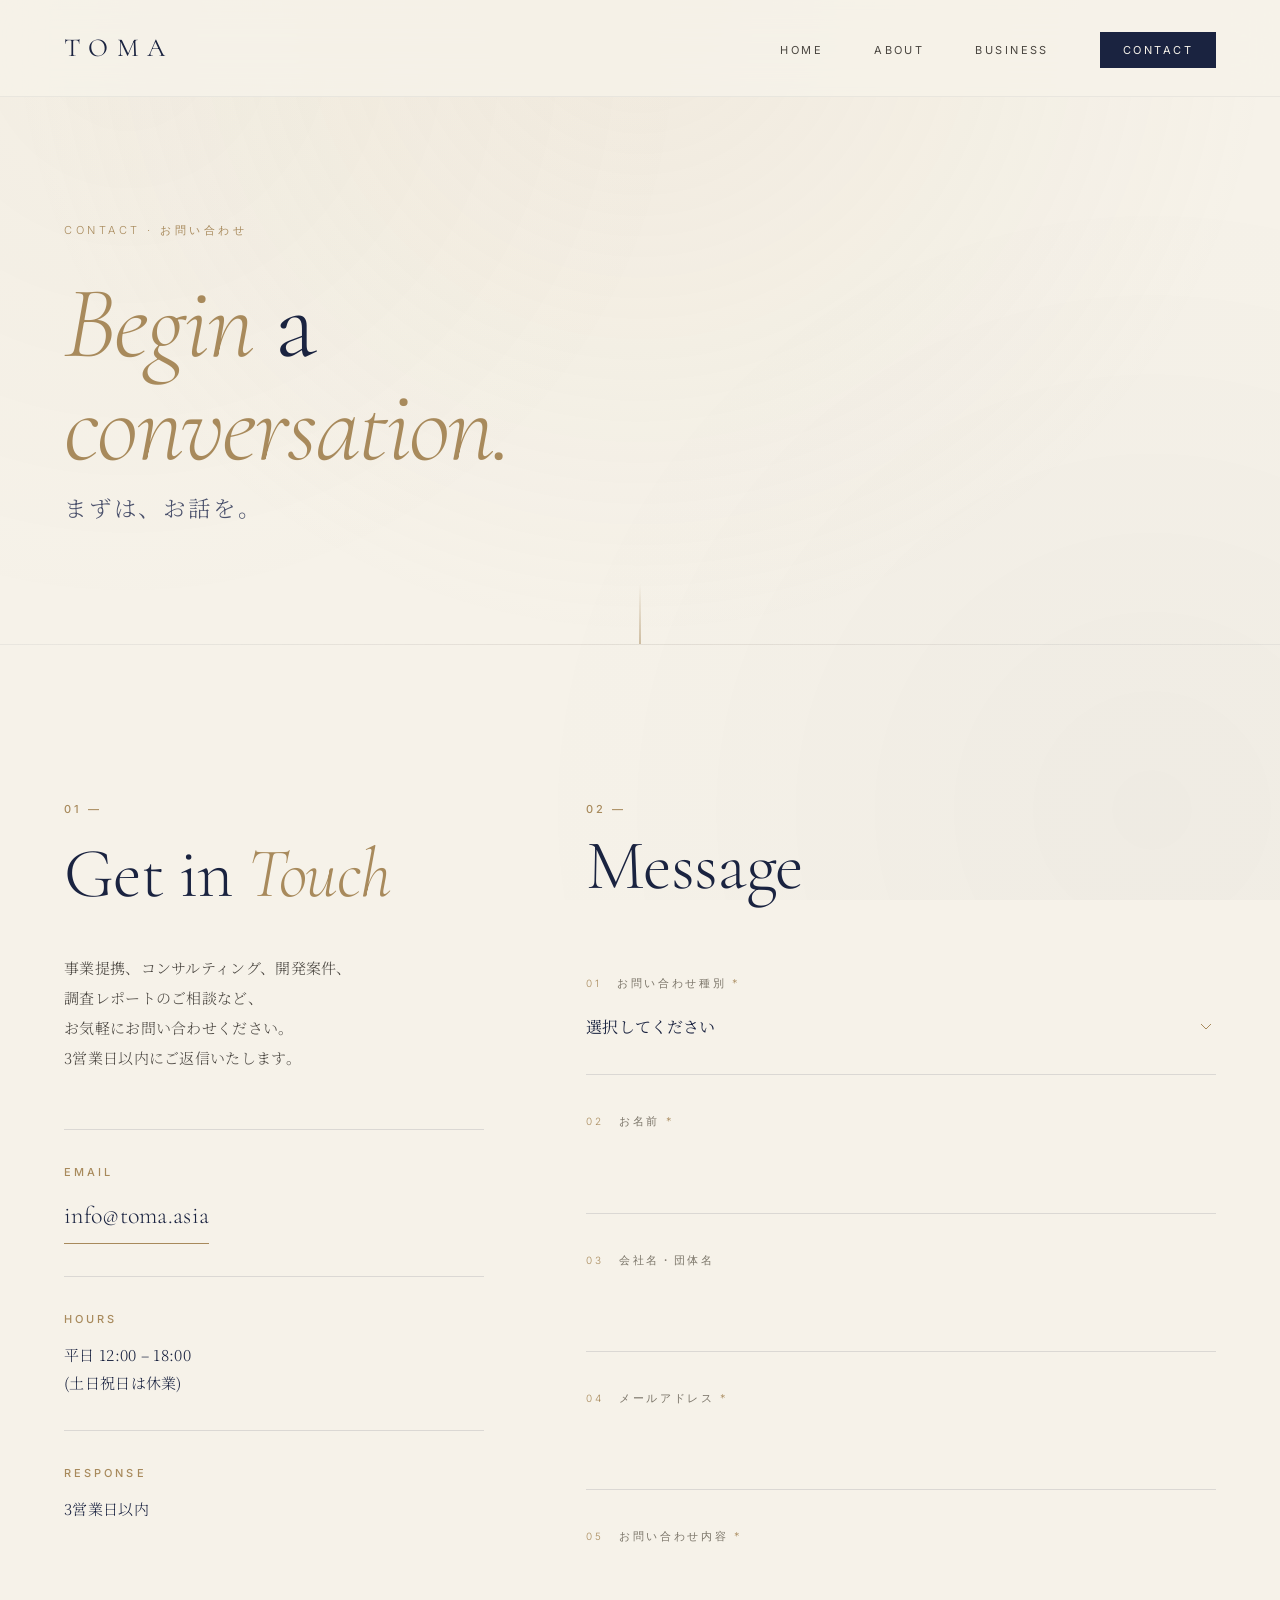
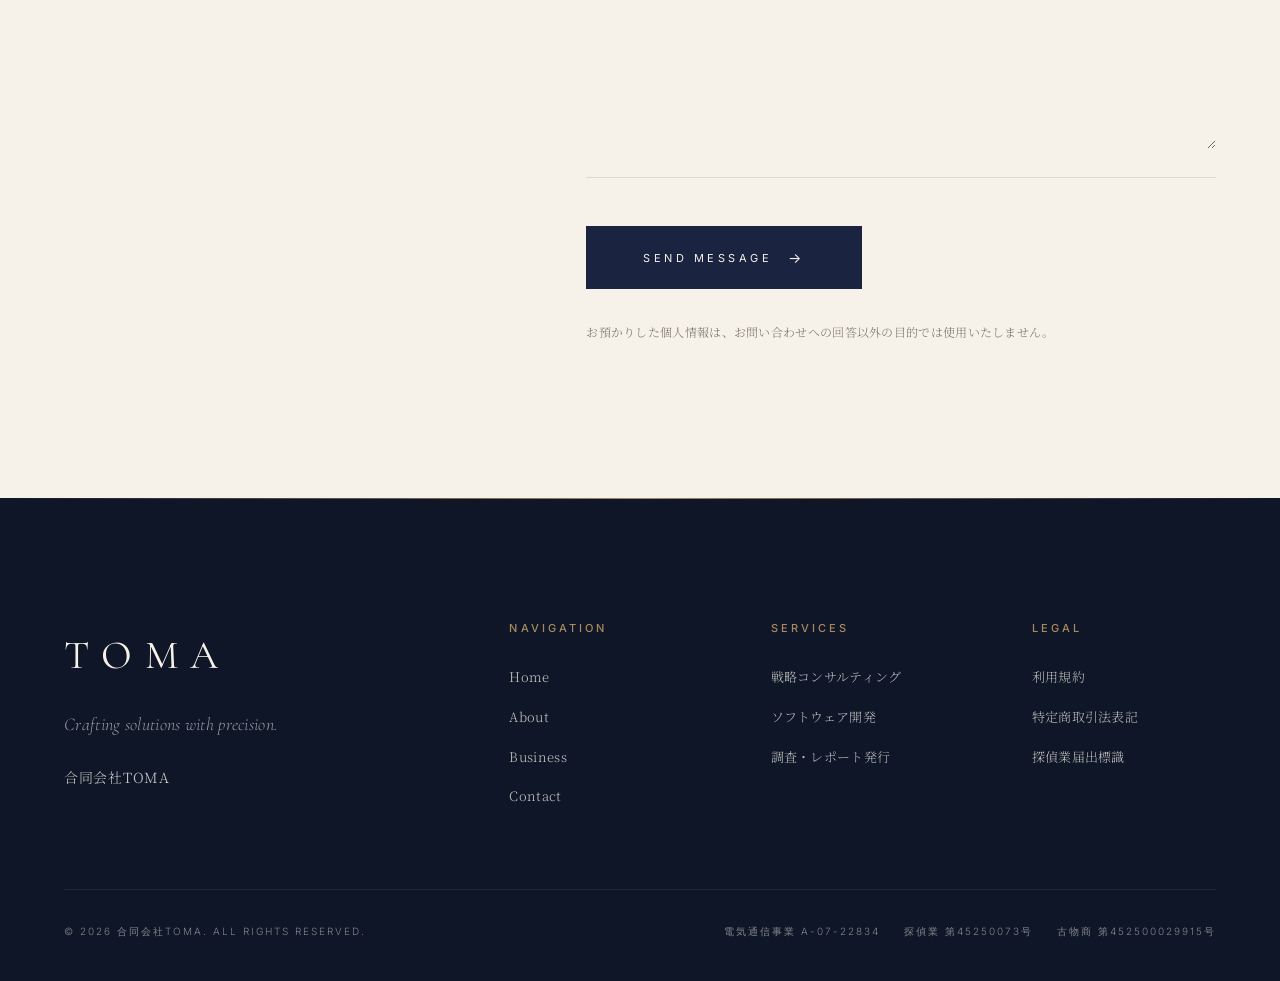
<file: contact.html>
<!DOCTYPE html>
<html lang="ja">
<head>
<meta charset="UTF-8">
<meta name="viewport" content="width=device-width, initial-scale=1.0">
<title>Contact | 合同会社TOMA</title>
<meta name="description" content="合同会社TOMAへのお問い合わせ。戦略コンサルティング、ソフトウェア開発、調査レポートに関するご相談をお気軽にどうぞ。">
<link rel="preconnect" href="https://fonts.googleapis.com">
<link rel="preconnect" href="https://fonts.gstatic.com" crossorigin>
<link href="https://fonts.googleapis.com/css2?family=Cormorant+Garamond:ital,wght@0,300;0,400;0,500;1,300;1,400&family=Noto+Serif+JP:wght@200;300;400;500&family=Inter:wght@300;400;500&display=swap" rel="stylesheet">
<link rel="stylesheet" href="style.css">
</head>
<body>

<nav class="nav">
  <div class="nav-inner">
    <a href="index.html" class="nav-logo">TOMA</a>
    <ul class="nav-menu">
      <li><a href="index.html">Home</a></li>
      <li><a href="about.html">About</a></li>
      <li><a href="business.html">Business</a></li>
      <li><a href="contact.html" class="active nav-cta">Contact</a></li>
    </ul>
    <button class="nav-toggle" aria-label="Menu">
      <span></span><span></span>
    </button>
  </div>
</nav>

<header class="page-header">
  <div class="container">
    <span class="page-eyebrow">Contact · お問い合わせ</span>
    <h1 class="page-title">
      <em>Begin</em> a<br><em>conversation.</em>
      <span class="jp">まずは、お話を。</span>
    </h1>
  </div>
</header>

<section class="contact">
  <div class="container">
    <div class="contact-grid">
      <aside class="contact-info">
        <span class="label-num">01 —</span>
        <h2 class="section-title">Get in <em>Touch</em></h2>
        <p>事業提携、コンサルティング、開発案件、<br>調査レポートのご相談など、<br>お気軽にお問い合わせください。<br>3営業日以内にご返信いたします。</p>
        <div class="info-block">
          <h4>Email</h4>
          <a href="mailto:info@toma.asia" class="info-mail">info@toma.asia</a>
        </div>
        <div class="info-block">
          <h4>Hours</h4>
          <p>平日 12:00 – 18:00<br>(土日祝日は休業)</p>
        </div>
        <div class="info-block">
          <h4>Response</h4>
          <p>3営業日以内</p>
        </div>
      </aside>

      <form class="contact-form" action="https://formspree.io/f/YOUR_FORM_ID" method="POST">
        <span class="label-num">02 —</span>
        <h2 class="section-title">Message</h2>

        <div class="form-row">
          <label for="category">
            <span class="label-no">01</span>
            <span class="label-txt">お問い合わせ種別 <em>*</em></span>
          </label>
          <select id="category" name="category" required>
            <option value="">選択してください</option>
            <option value="consulting">戦略コンサルティングについて</option>
            <option value="development">ソフトウェア開発について</option>
            <option value="research">調査・レポート発行について</option>
            <option value="pricing">料金・見積もりについて</option>
            <option value="other">その他のお問い合わせ</option>
          </select>
        </div>

        <div class="form-row">
          <label for="name">
            <span class="label-no">02</span>
            <span class="label-txt">お名前 <em>*</em></span>
          </label>
          <input type="text" id="name" name="name" required>
        </div>

        <div class="form-row">
          <label for="company">
            <span class="label-no">03</span>
            <span class="label-txt">会社名・団体名</span>
          </label>
          <input type="text" id="company" name="company">
        </div>

        <div class="form-row">
          <label for="email">
            <span class="label-no">04</span>
            <span class="label-txt">メールアドレス <em>*</em></span>
          </label>
          <input type="email" id="email" name="email" required>
        </div>

        <div class="form-row">
          <label for="message">
            <span class="label-no">05</span>
            <span class="label-txt">お問い合わせ内容 <em>*</em></span>
          </label>
          <textarea id="message" name="message" rows="6" required></textarea>
        </div>

        <button type="submit" class="form-submit">
          <span>Send Message</span>
          <span class="arrow">→</span>
        </button>

        <p class="form-note">お預かりした個人情報は、お問い合わせへの回答以外の目的では使用いたしません。</p>
      </form>
    </div>
  </div>
</section>

<footer class="footer">
  <div class="container">
    <div class="footer-grid">
      <div class="footer-brand">
        <div class="footer-logo">TOMA</div>
        <p>Crafting solutions with precision.</p>
        <div class="company-name">合同会社TOMA</div>
      </div>
      <div class="footer-col">
        <h4>Navigation</h4>
        <ul>
          <li><a href="index.html">Home</a></li>
          <li><a href="about.html">About</a></li>
          <li><a href="business.html">Business</a></li>
          <li><a href="contact.html">Contact</a></li>
        </ul>
      </div>
      <div class="footer-col">
        <h4>Services</h4>
        <ul>
          <li><a href="business.html#consulting">戦略コンサルティング</a></li>
          <li><a href="business.html#development">ソフトウェア開発</a></li>
          <li><a href="business.html#research">調査・レポート発行</a></li>
        </ul>
      </div>
      <div class="footer-col">
        <h4>Legal</h4>
        <ul>
          <li><a href="terms.html">利用規約</a></li>
          <li><a href="tokushoho.html">特定商取引法表記</a></li>
          <li><a href="detective.html">探偵業届出標識</a></li>
        </ul>
      </div>
    </div>
    <div class="footer-base">
      <span>© 2026 合同会社TOMA. All rights reserved.</span>
      <div class="footer-licenses">
        <span>電気通信事業 A-07-22834</span>
        <span>探偵業 第45250073号</span>
        <span>古物商 第452500029915号</span>
      </div>
    </div>
  </div>
</footer>

<script src="main.js"></script>
</body>
</html>
</file>
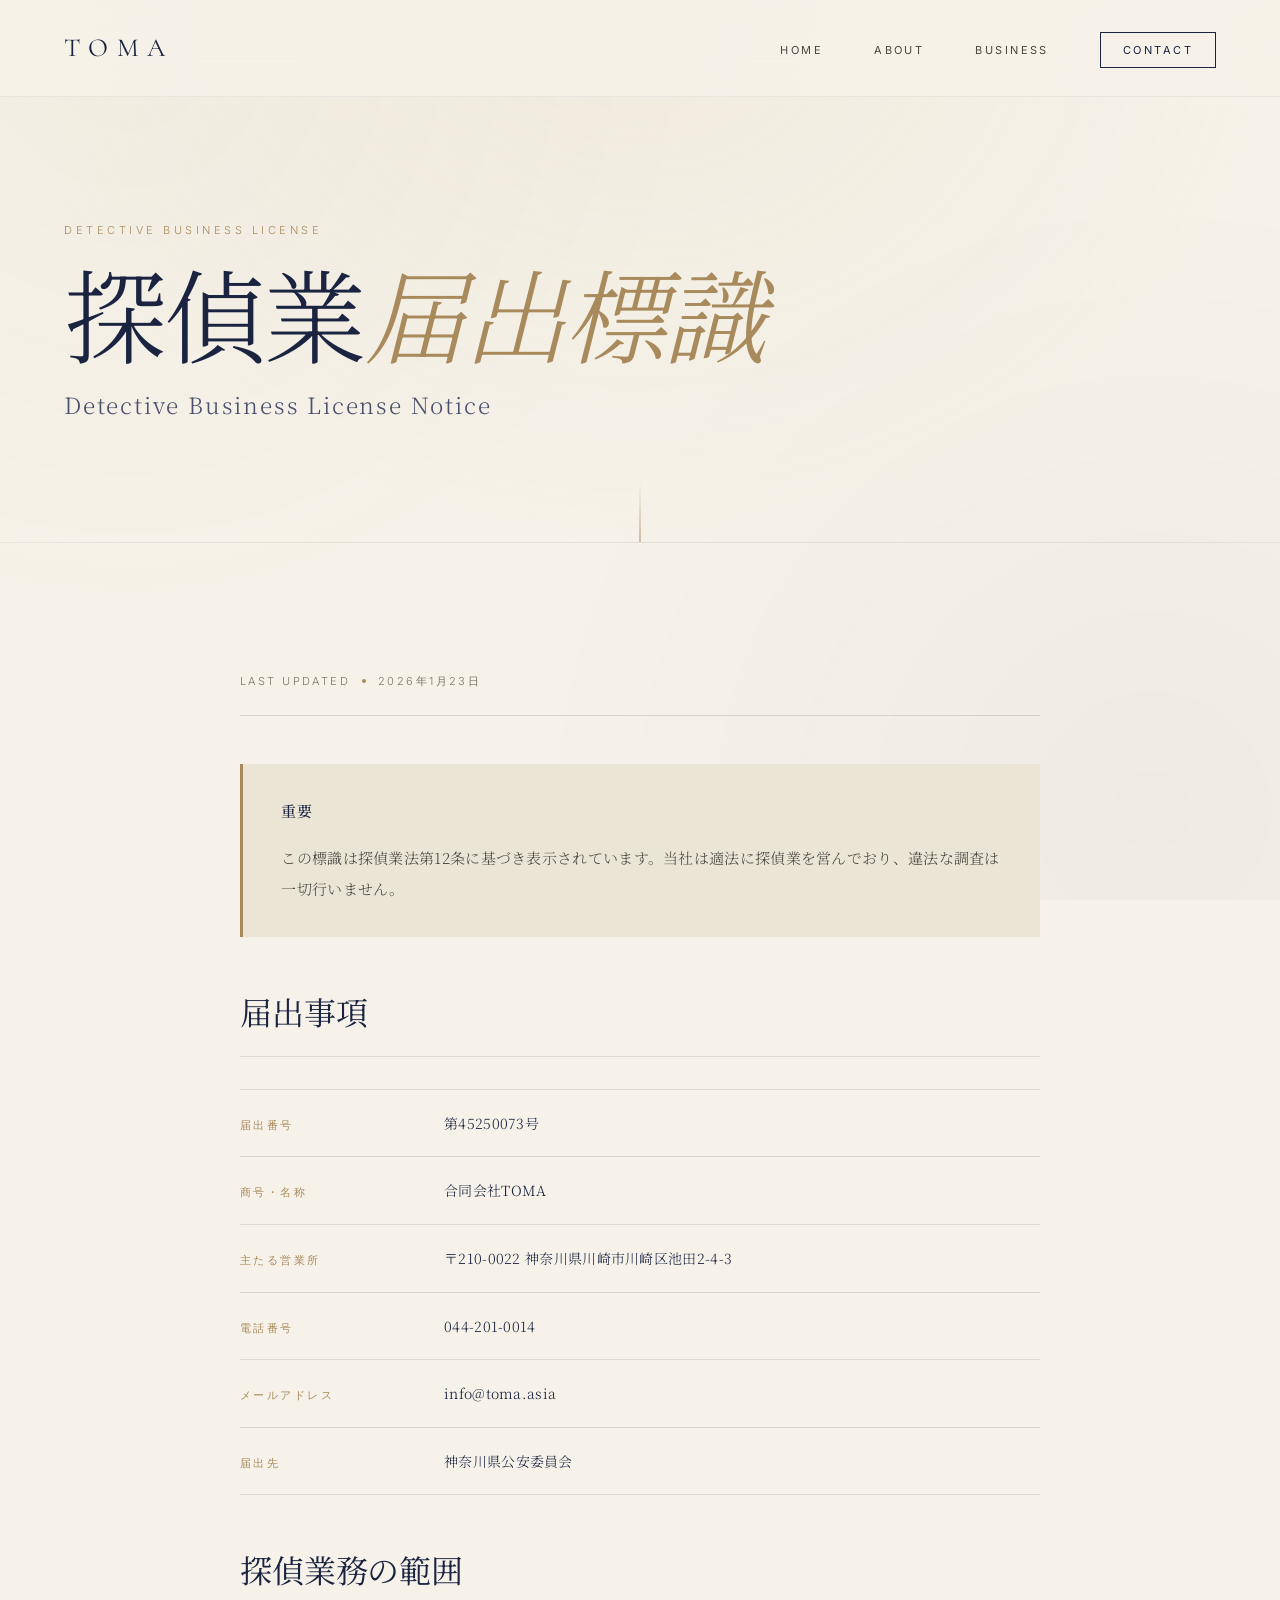
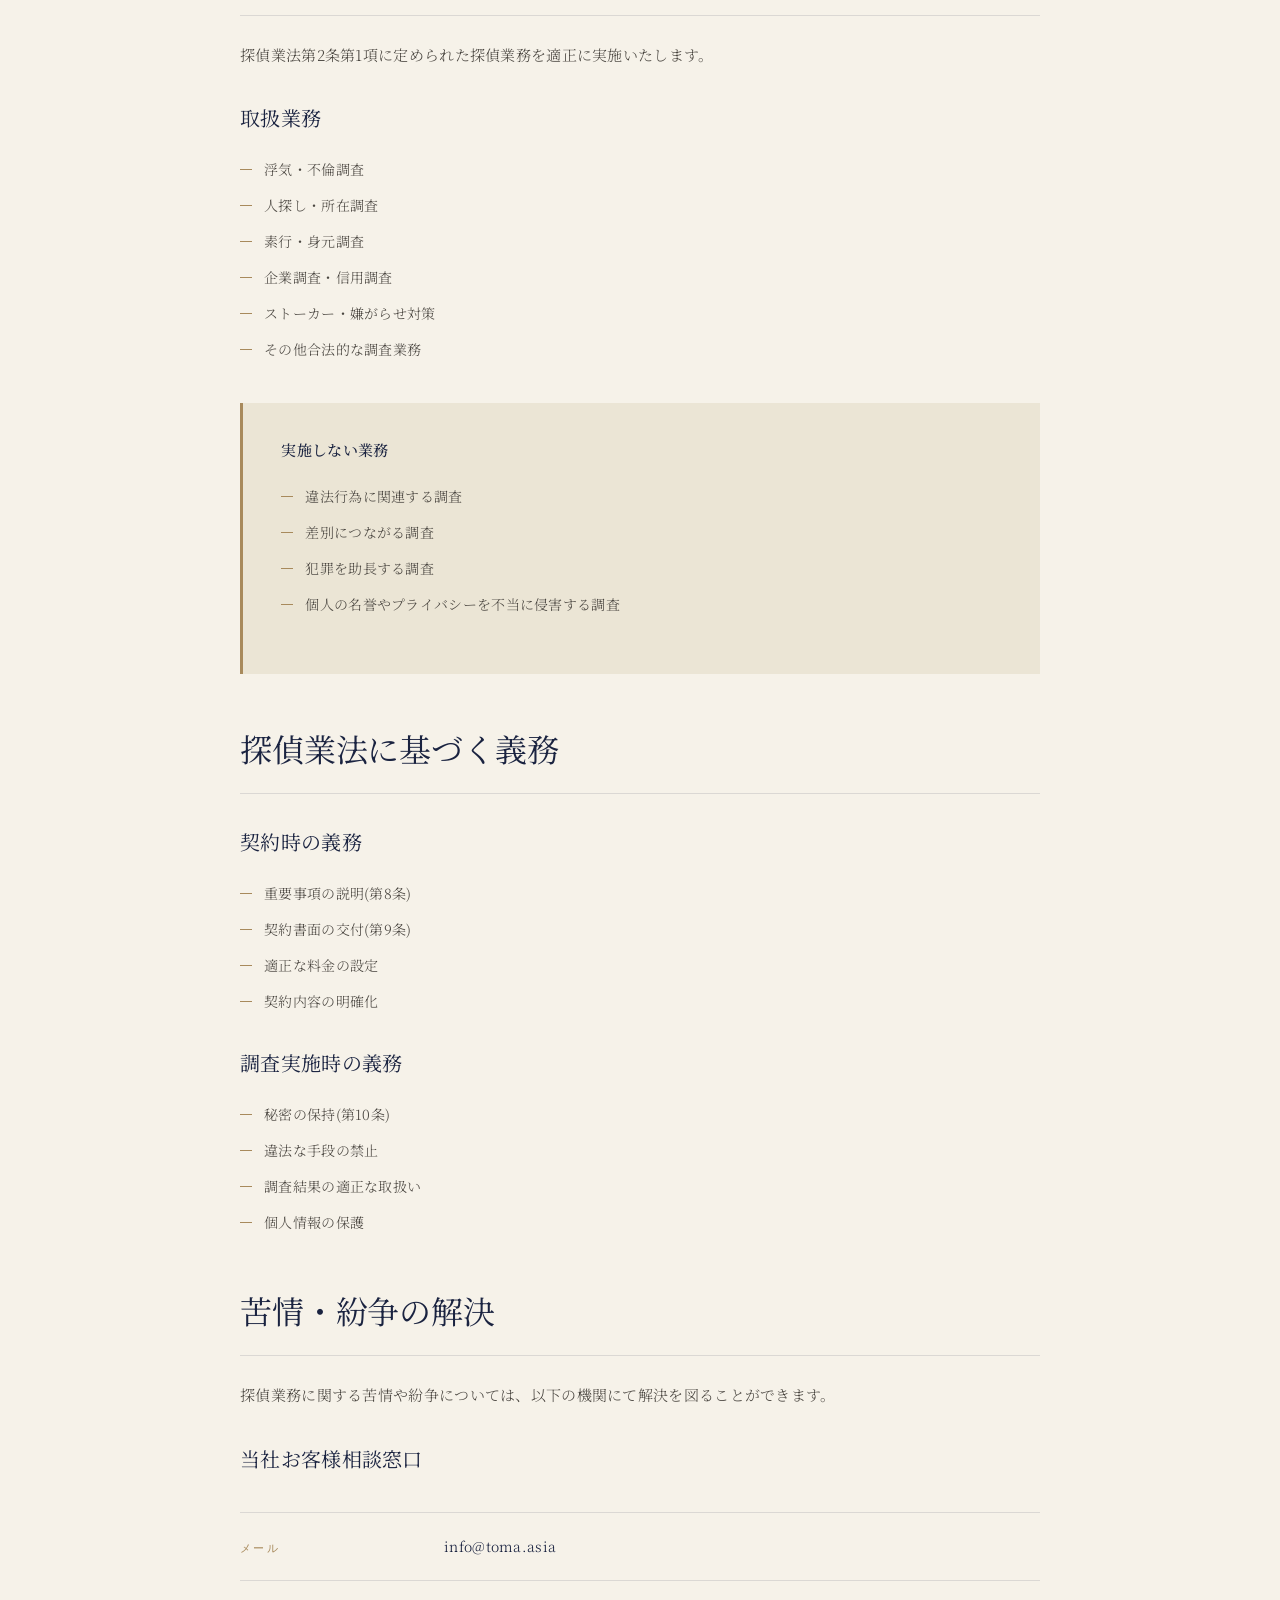
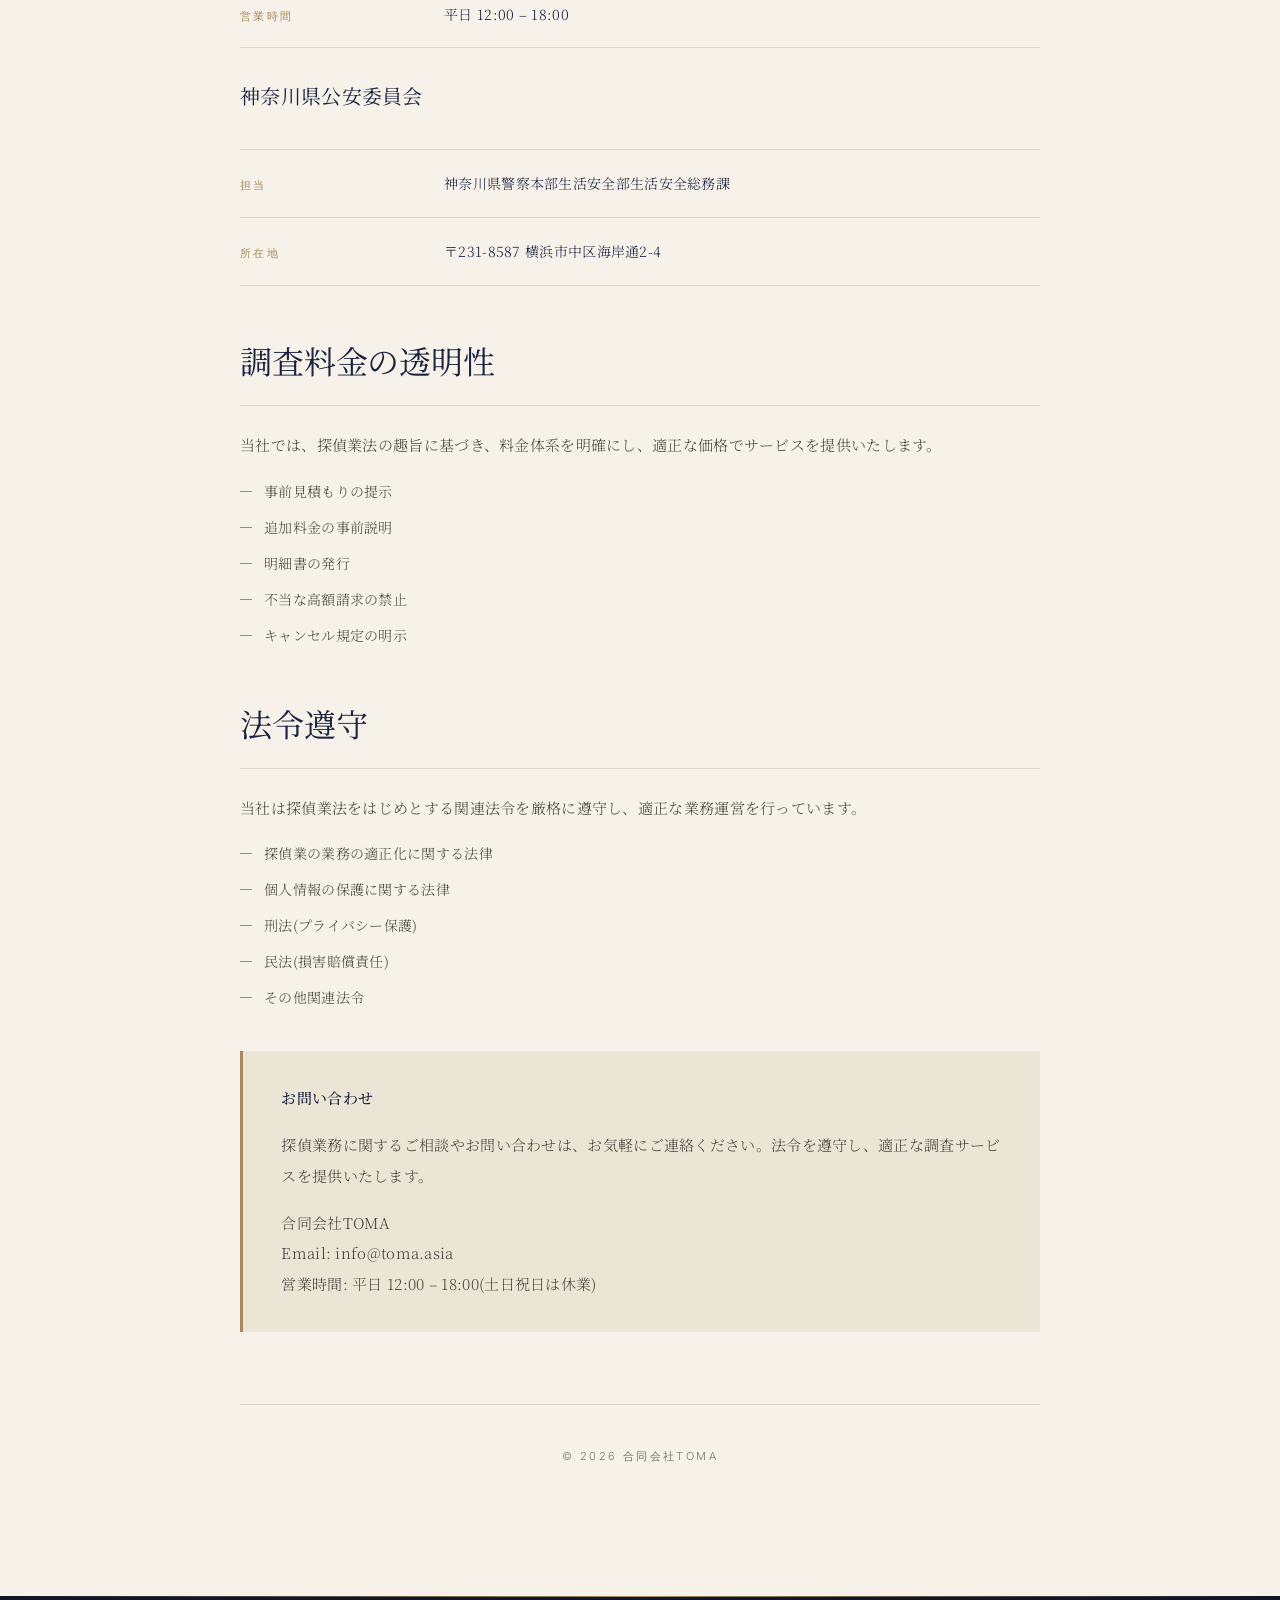
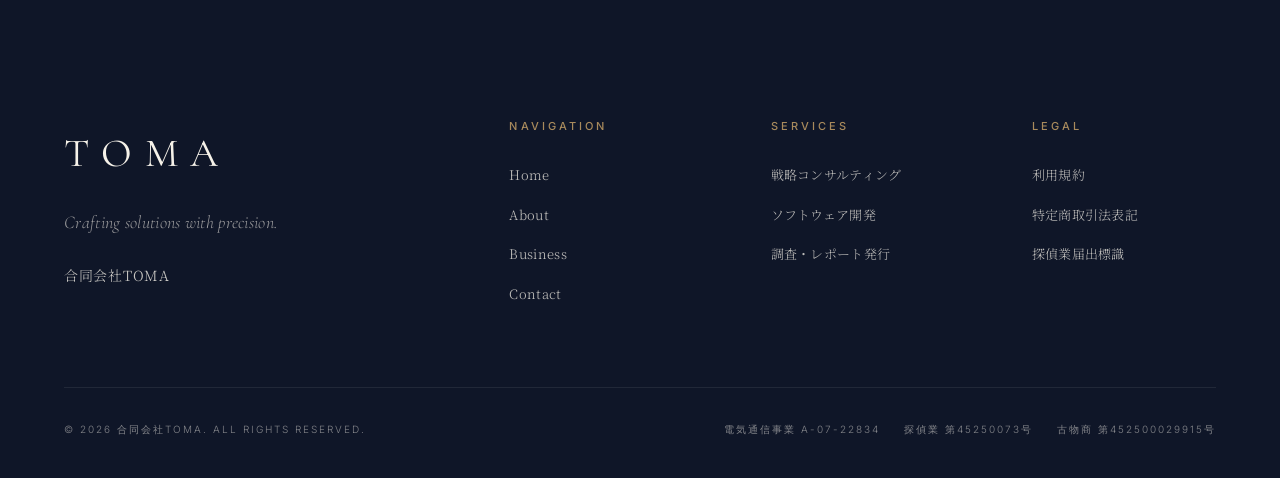
<file: detective.html>
<!DOCTYPE html>
<html lang="ja">
<head>
<meta charset="UTF-8">
<meta name="viewport" content="width=device-width, initial-scale=1.0">
<title>探偵業届出標識 | 合同会社TOMA</title>
<meta name="description" content="合同会社TOMAの探偵業法に基づく届出事項の表示。">
<link rel="preconnect" href="https://fonts.googleapis.com">
<link rel="preconnect" href="https://fonts.gstatic.com" crossorigin>
<link href="https://fonts.googleapis.com/css2?family=Cormorant+Garamond:ital,wght@0,300;0,400;0,500;1,300;1,400&family=Noto+Serif+JP:wght@200;300;400;500&family=Inter:wght@300;400;500&display=swap" rel="stylesheet">
<link rel="stylesheet" href="style.css">
</head>
<body>

<nav class="nav">
  <div class="nav-inner">
    <a href="index.html" class="nav-logo">TOMA</a>
    <ul class="nav-menu">
      <li><a href="index.html">Home</a></li>
      <li><a href="about.html">About</a></li>
      <li><a href="business.html">Business</a></li>
      <li><a href="contact.html" class="nav-cta">Contact</a></li>
    </ul>
    <button class="nav-toggle" aria-label="Menu">
      <span></span><span></span>
    </button>
  </div>
</nav>

<header class="page-header">
  <div class="container">
    <span class="page-eyebrow">Detective Business License</span>
    <h1 class="page-title">
      探偵業<em>届出標識</em>
      <span class="jp">Detective Business License Notice</span>
    </h1>
  </div>
</header>

<div class="doc">
  <div class="container">
    <div class="doc-meta">
      <span>Last Updated</span>
      <span class="dot"></span>
      <span>2026年1月23日</span>
    </div>

    <div class="doc-callout">
      <p><strong>重要</strong></p>
      <p>この標識は探偵業法第12条に基づき表示されています。当社は適法に探偵業を営んでおり、違法な調査は一切行いません。</p>
    </div>

    <h2>届出事項</h2>
    <dl class="doc-table">
      <div class="doc-row"><dt>届出番号</dt><dd>第45250073号</dd></div>
      <div class="doc-row"><dt>商号・名称</dt><dd>合同会社TOMA</dd></div>
      <div class="doc-row"><dt>主たる営業所</dt><dd>〒210-0022 神奈川県川崎市川崎区池田2-4-3</dd></div>
      <div class="doc-row"><dt>電話番号</dt><dd>044-201-0014</dd></div>
      <div class="doc-row"><dt>メールアドレス</dt><dd>info@toma.asia</dd></div>
      <div class="doc-row"><dt>届出先</dt><dd>神奈川県公安委員会</dd></div>
    </dl>

    <h2>探偵業務の範囲</h2>
    <p>探偵業法第2条第1項に定められた探偵業務を適正に実施いたします。</p>

    <h3>取扱業務</h3>
    <ul>
      <li>浮気・不倫調査</li>
      <li>人探し・所在調査</li>
      <li>素行・身元調査</li>
      <li>企業調査・信用調査</li>
      <li>ストーカー・嫌がらせ対策</li>
      <li>その他合法的な調査業務</li>
    </ul>

    <div class="doc-callout">
      <p><strong>実施しない業務</strong></p>
      <ul>
        <li>違法行為に関連する調査</li>
        <li>差別につながる調査</li>
        <li>犯罪を助長する調査</li>
        <li>個人の名誉やプライバシーを不当に侵害する調査</li>
      </ul>
    </div>

    <h2>探偵業法に基づく義務</h2>

    <h3>契約時の義務</h3>
    <ul>
      <li>重要事項の説明(第8条)</li>
      <li>契約書面の交付(第9条)</li>
      <li>適正な料金の設定</li>
      <li>契約内容の明確化</li>
    </ul>

    <h3>調査実施時の義務</h3>
    <ul>
      <li>秘密の保持(第10条)</li>
      <li>違法な手段の禁止</li>
      <li>調査結果の適正な取扱い</li>
      <li>個人情報の保護</li>
    </ul>

    <h2>苦情・紛争の解決</h2>
    <p>探偵業務に関する苦情や紛争については、以下の機関にて解決を図ることができます。</p>

    <h3>当社お客様相談窓口</h3>
    <dl class="doc-table">
      <div class="doc-row"><dt>メール</dt><dd>info@toma.asia</dd></div>
      <div class="doc-row"><dt>営業時間</dt><dd>平日 12:00 – 18:00</dd></div>
    </dl>

    <h3>神奈川県公安委員会</h3>
    <dl class="doc-table">
      <div class="doc-row"><dt>担当</dt><dd>神奈川県警察本部生活安全部生活安全総務課</dd></div>
      <div class="doc-row"><dt>所在地</dt><dd>〒231-8587 横浜市中区海岸通2-4</dd></div>
    </dl>

    <h2>調査料金の透明性</h2>
    <p>当社では、探偵業法の趣旨に基づき、料金体系を明確にし、適正な価格でサービスを提供いたします。</p>
    <ul>
      <li>事前見積もりの提示</li>
      <li>追加料金の事前説明</li>
      <li>明細書の発行</li>
      <li>不当な高額請求の禁止</li>
      <li>キャンセル規定の明示</li>
    </ul>

    <h2>法令遵守</h2>
    <p>当社は探偵業法をはじめとする関連法令を厳格に遵守し、適正な業務運営を行っています。</p>
    <ul>
      <li>探偵業の業務の適正化に関する法律</li>
      <li>個人情報の保護に関する法律</li>
      <li>刑法(プライバシー保護)</li>
      <li>民法(損害賠償責任)</li>
      <li>その他関連法令</li>
    </ul>

    <div class="doc-callout">
      <p><strong>お問い合わせ</strong></p>
      <p>探偵業務に関するご相談やお問い合わせは、お気軽にご連絡ください。法令を遵守し、適正な調査サービスを提供いたします。</p>
      <p>合同会社TOMA<br>Email: info@toma.asia<br>営業時間: 平日 12:00 – 18:00(土日祝日は休業)</p>
    </div>

    <div class="doc-footer">
      <p>© 2026 合同会社TOMA</p>
    </div>
  </div>
</div>

<footer class="footer">
  <div class="container">
    <div class="footer-grid">
      <div class="footer-brand">
        <div class="footer-logo">TOMA</div>
        <p>Crafting solutions with precision.</p>
        <div class="company-name">合同会社TOMA</div>
      </div>
      <div class="footer-col">
        <h4>Navigation</h4>
        <ul>
          <li><a href="index.html">Home</a></li>
          <li><a href="about.html">About</a></li>
          <li><a href="business.html">Business</a></li>
          <li><a href="contact.html">Contact</a></li>
        </ul>
      </div>
      <div class="footer-col">
        <h4>Services</h4>
        <ul>
          <li><a href="business.html#consulting">戦略コンサルティング</a></li>
          <li><a href="business.html#development">ソフトウェア開発</a></li>
          <li><a href="business.html#research">調査・レポート発行</a></li>
        </ul>
      </div>
      <div class="footer-col">
        <h4>Legal</h4>
        <ul>
          <li><a href="terms.html">利用規約</a></li>
          <li><a href="tokushoho.html">特定商取引法表記</a></li>
          <li><a href="detective.html">探偵業届出標識</a></li>
        </ul>
      </div>
    </div>
    <div class="footer-base">
      <span>© 2026 合同会社TOMA. All rights reserved.</span>
      <div class="footer-licenses">
        <span>電気通信事業 A-07-22834</span>
        <span>探偵業 第45250073号</span>
        <span>古物商 第452500029915号</span>
      </div>
    </div>
  </div>
</footer>

<script src="main.js"></script>
</body>
</html>
</file>
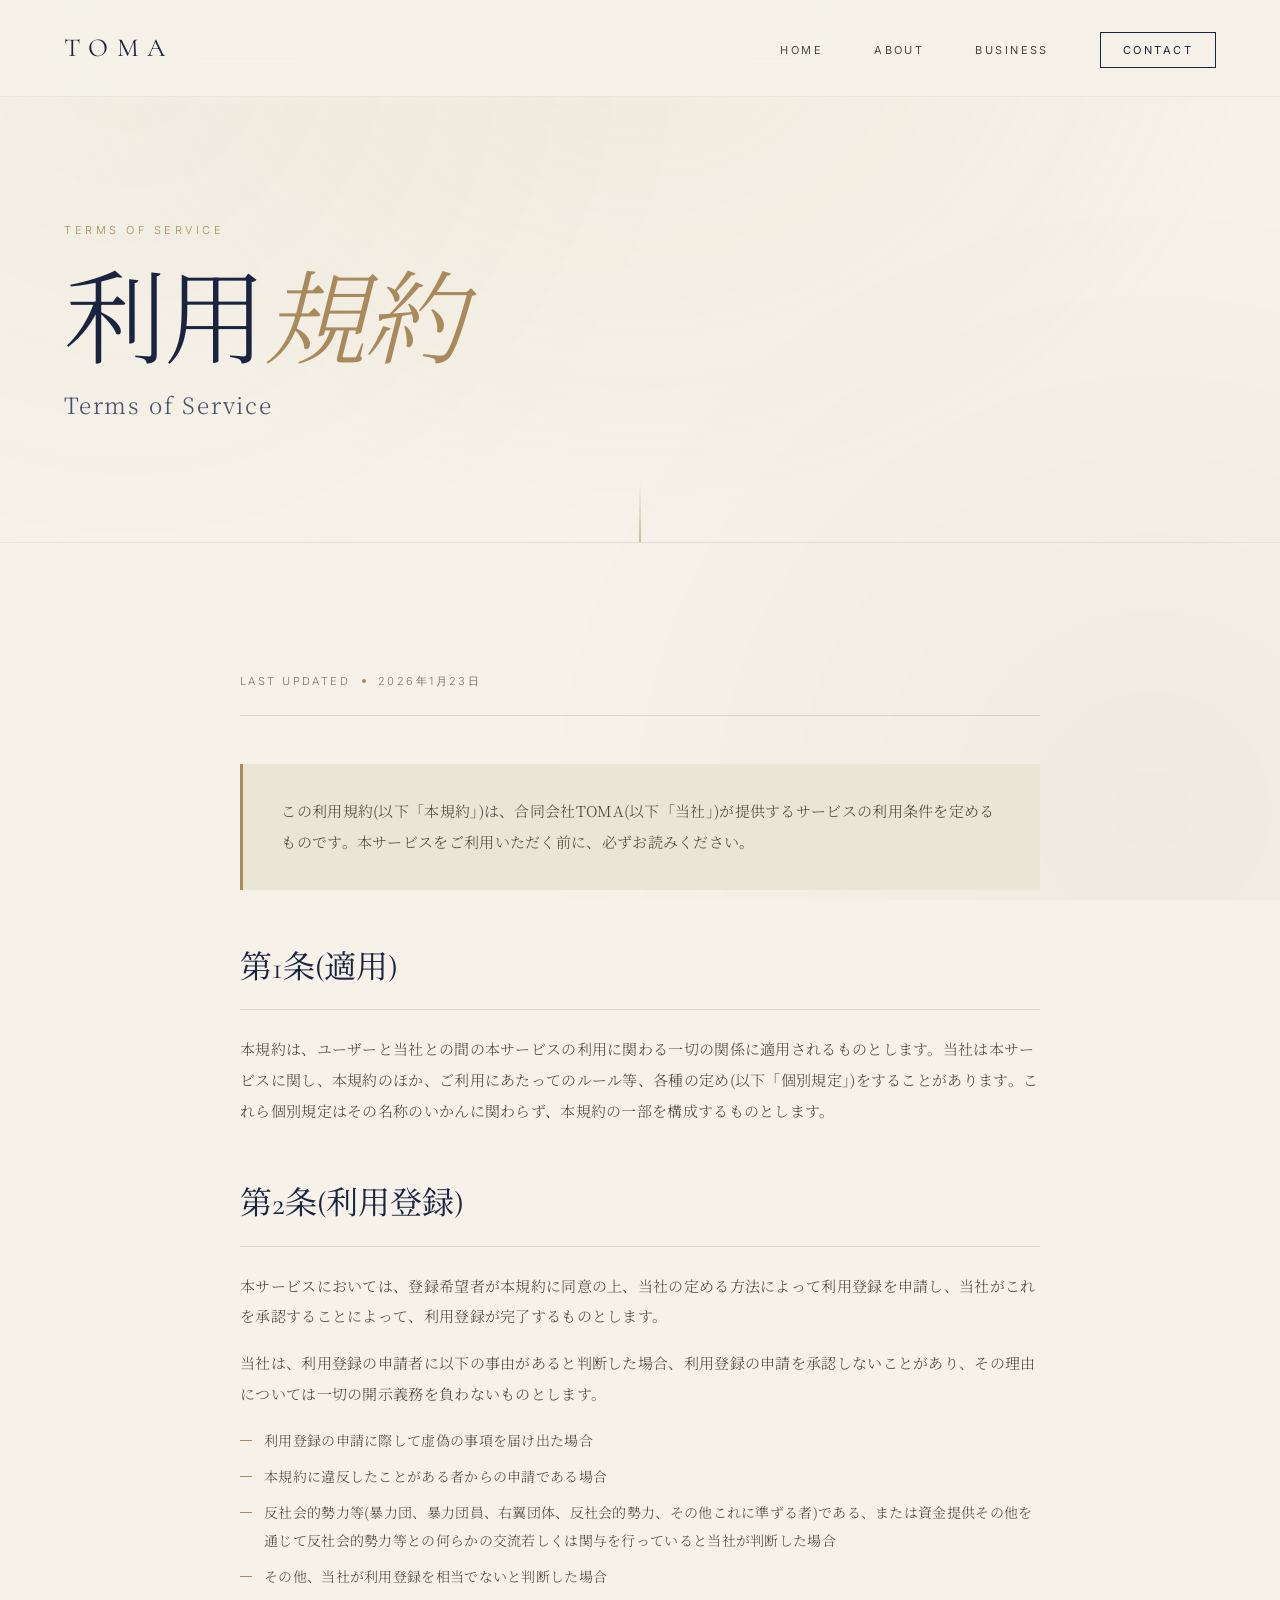
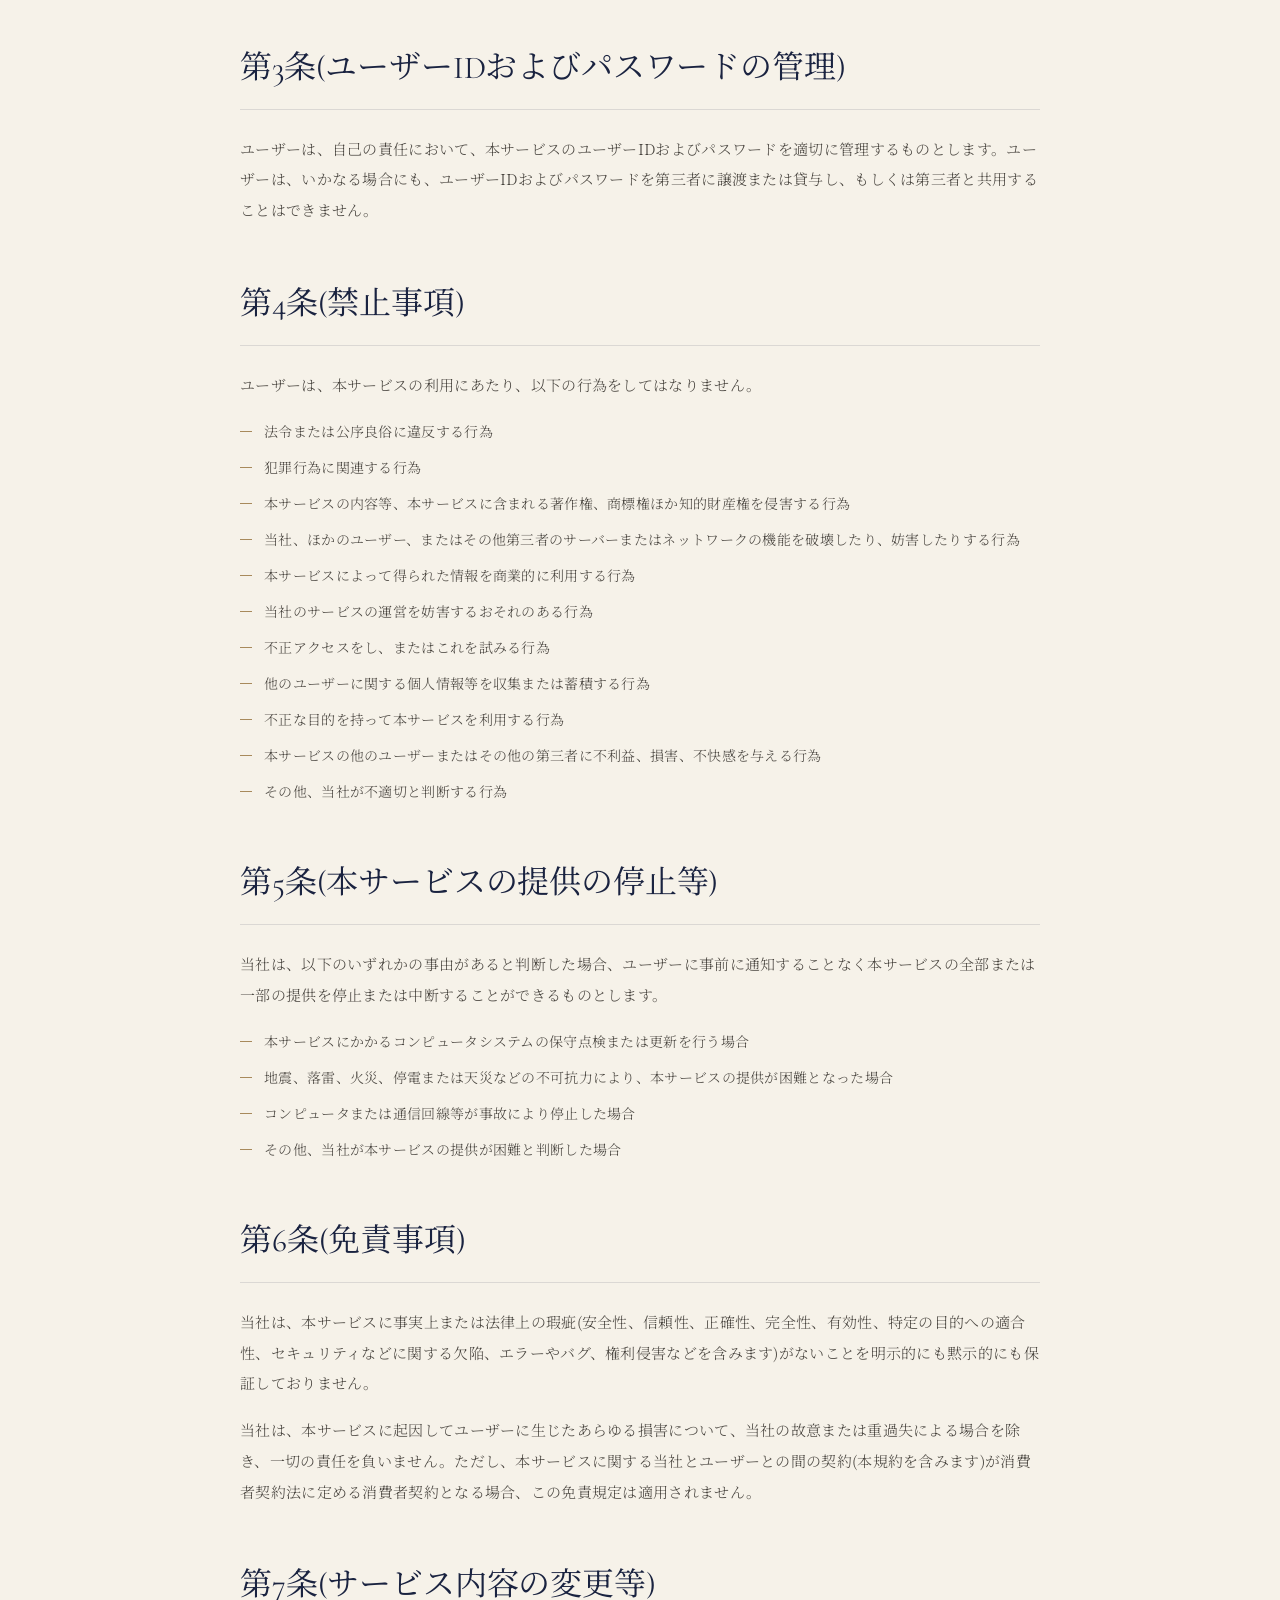
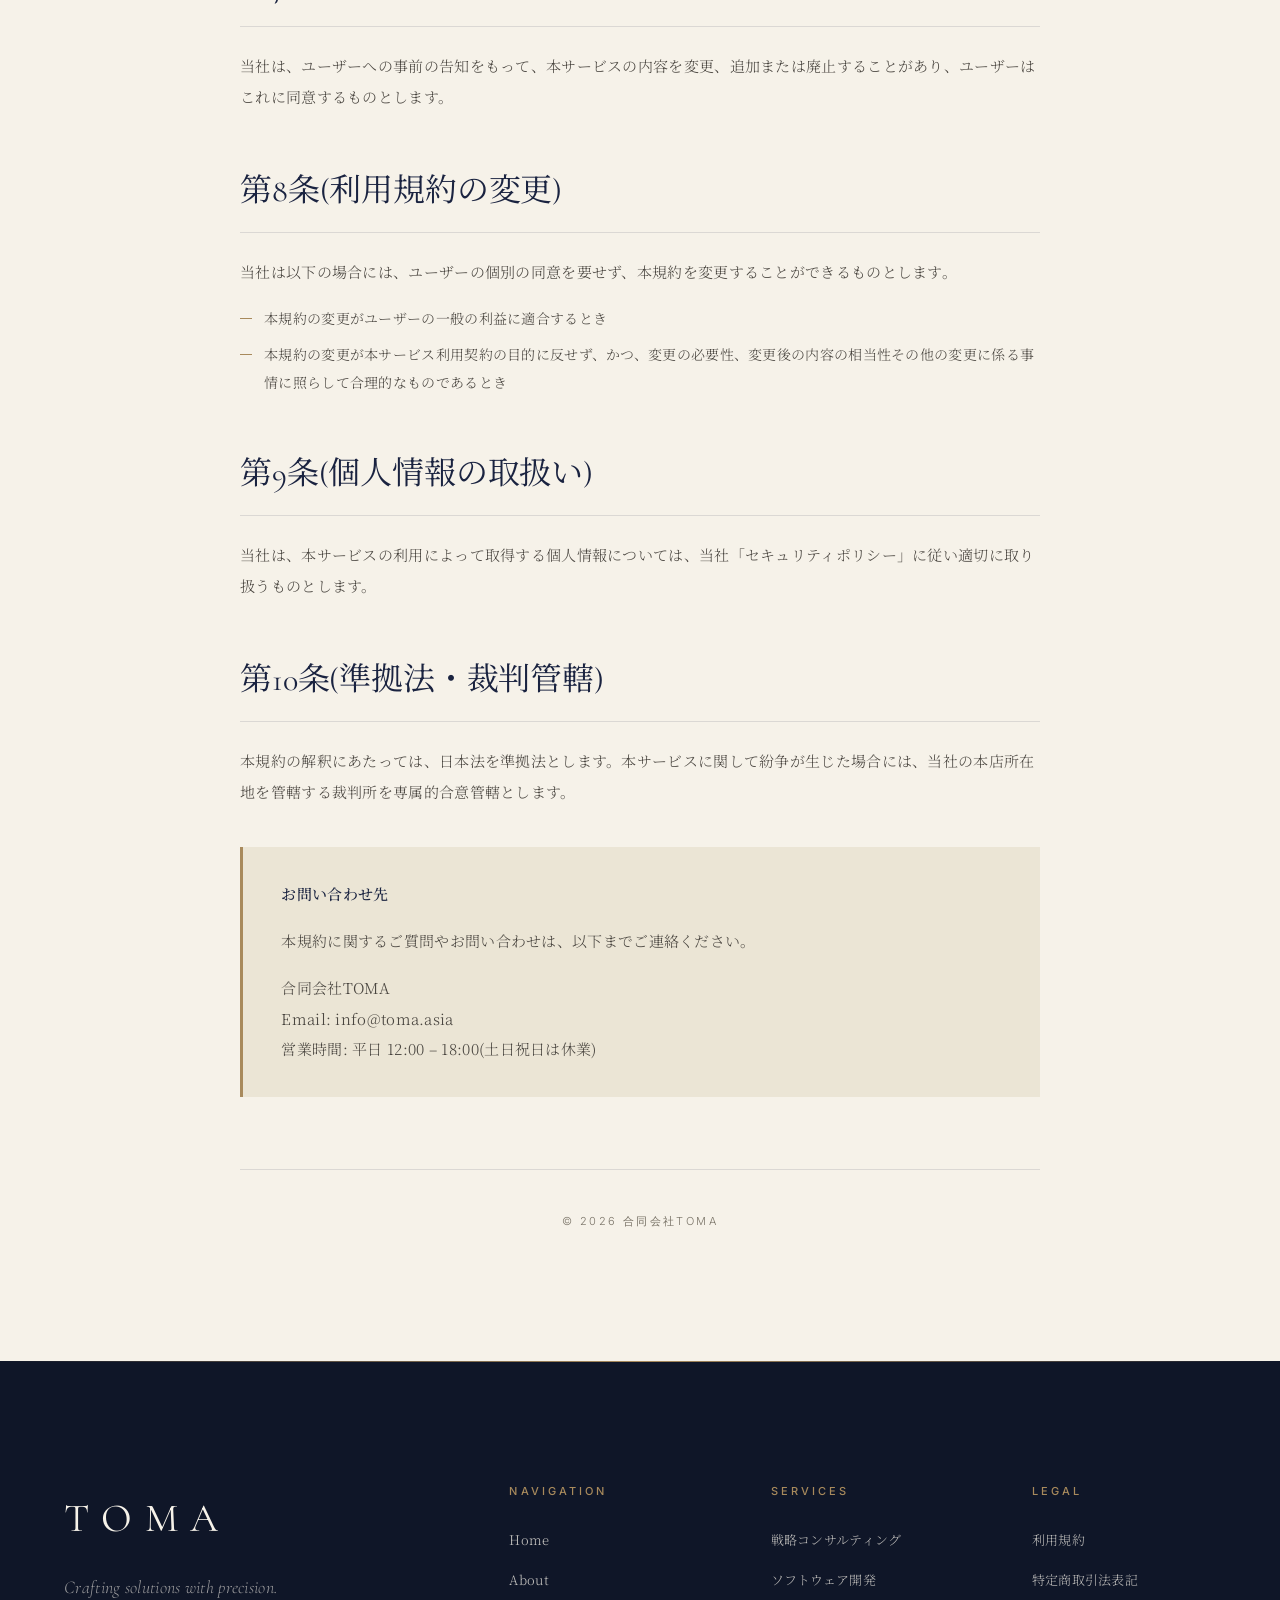
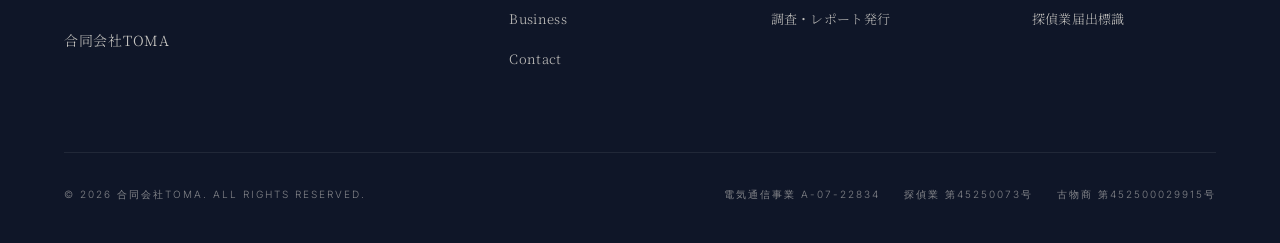
<file: terms.html>
<!DOCTYPE html>
<html lang="ja">
<head>
<meta charset="UTF-8">
<meta name="viewport" content="width=device-width, initial-scale=1.0">
<title>利用規約 | 合同会社TOMA</title>
<meta name="description" content="合同会社TOMAのサービス利用規約。">
<link rel="preconnect" href="https://fonts.googleapis.com">
<link rel="preconnect" href="https://fonts.gstatic.com" crossorigin>
<link href="https://fonts.googleapis.com/css2?family=Cormorant+Garamond:ital,wght@0,300;0,400;0,500;1,300;1,400&family=Noto+Serif+JP:wght@200;300;400;500&family=Inter:wght@300;400;500&display=swap" rel="stylesheet">
<link rel="stylesheet" href="style.css">
</head>
<body>

<nav class="nav">
  <div class="nav-inner">
    <a href="index.html" class="nav-logo">TOMA</a>
    <ul class="nav-menu">
      <li><a href="index.html">Home</a></li>
      <li><a href="about.html">About</a></li>
      <li><a href="business.html">Business</a></li>
      <li><a href="contact.html" class="nav-cta">Contact</a></li>
    </ul>
    <button class="nav-toggle" aria-label="Menu">
      <span></span><span></span>
    </button>
  </div>
</nav>

<header class="page-header">
  <div class="container">
    <span class="page-eyebrow">Terms of Service</span>
    <h1 class="page-title">
      利用<em>規約</em>
      <span class="jp">Terms of Service</span>
    </h1>
  </div>
</header>

<div class="doc">
  <div class="container">
    <div class="doc-meta">
      <span>Last Updated</span>
      <span class="dot"></span>
      <span>2026年1月23日</span>
    </div>

    <div class="doc-callout">
      <p>この利用規約(以下「本規約」)は、合同会社TOMA(以下「当社」)が提供するサービスの利用条件を定めるものです。本サービスをご利用いただく前に、必ずお読みください。</p>
    </div>

    <h2>第1条(適用)</h2>
    <p>本規約は、ユーザーと当社との間の本サービスの利用に関わる一切の関係に適用されるものとします。当社は本サービスに関し、本規約のほか、ご利用にあたってのルール等、各種の定め(以下「個別規定」)をすることがあります。これら個別規定はその名称のいかんに関わらず、本規約の一部を構成するものとします。</p>

    <h2>第2条(利用登録)</h2>
    <p>本サービスにおいては、登録希望者が本規約に同意の上、当社の定める方法によって利用登録を申請し、当社がこれを承認することによって、利用登録が完了するものとします。</p>
    <p>当社は、利用登録の申請者に以下の事由があると判断した場合、利用登録の申請を承認しないことがあり、その理由については一切の開示義務を負わないものとします。</p>
    <ul>
      <li>利用登録の申請に際して虚偽の事項を届け出た場合</li>
      <li>本規約に違反したことがある者からの申請である場合</li>
      <li>反社会的勢力等(暴力団、暴力団員、右翼団体、反社会的勢力、その他これに準ずる者)である、または資金提供その他を通じて反社会的勢力等との何らかの交流若しくは関与を行っていると当社が判断した場合</li>
      <li>その他、当社が利用登録を相当でないと判断した場合</li>
    </ul>

    <h2>第3条(ユーザーIDおよびパスワードの管理)</h2>
    <p>ユーザーは、自己の責任において、本サービスのユーザーIDおよびパスワードを適切に管理するものとします。ユーザーは、いかなる場合にも、ユーザーIDおよびパスワードを第三者に譲渡または貸与し、もしくは第三者と共用することはできません。</p>

    <h2>第4条(禁止事項)</h2>
    <p>ユーザーは、本サービスの利用にあたり、以下の行為をしてはなりません。</p>
    <ul>
      <li>法令または公序良俗に違反する行為</li>
      <li>犯罪行為に関連する行為</li>
      <li>本サービスの内容等、本サービスに含まれる著作権、商標権ほか知的財産権を侵害する行為</li>
      <li>当社、ほかのユーザー、またはその他第三者のサーバーまたはネットワークの機能を破壊したり、妨害したりする行為</li>
      <li>本サービスによって得られた情報を商業的に利用する行為</li>
      <li>当社のサービスの運営を妨害するおそれのある行為</li>
      <li>不正アクセスをし、またはこれを試みる行為</li>
      <li>他のユーザーに関する個人情報等を収集または蓄積する行為</li>
      <li>不正な目的を持って本サービスを利用する行為</li>
      <li>本サービスの他のユーザーまたはその他の第三者に不利益、損害、不快感を与える行為</li>
      <li>その他、当社が不適切と判断する行為</li>
    </ul>

    <h2>第5条(本サービスの提供の停止等)</h2>
    <p>当社は、以下のいずれかの事由があると判断した場合、ユーザーに事前に通知することなく本サービスの全部または一部の提供を停止または中断することができるものとします。</p>
    <ul>
      <li>本サービスにかかるコンピュータシステムの保守点検または更新を行う場合</li>
      <li>地震、落雷、火災、停電または天災などの不可抗力により、本サービスの提供が困難となった場合</li>
      <li>コンピュータまたは通信回線等が事故により停止した場合</li>
      <li>その他、当社が本サービスの提供が困難と判断した場合</li>
    </ul>

    <h2>第6条(免責事項)</h2>
    <p>当社は、本サービスに事実上または法律上の瑕疵(安全性、信頼性、正確性、完全性、有効性、特定の目的への適合性、セキュリティなどに関する欠陥、エラーやバグ、権利侵害などを含みます)がないことを明示的にも黙示的にも保証しておりません。</p>
    <p>当社は、本サービスに起因してユーザーに生じたあらゆる損害について、当社の故意または重過失による場合を除き、一切の責任を負いません。ただし、本サービスに関する当社とユーザーとの間の契約(本規約を含みます)が消費者契約法に定める消費者契約となる場合、この免責規定は適用されません。</p>

    <h2>第7条(サービス内容の変更等)</h2>
    <p>当社は、ユーザーへの事前の告知をもって、本サービスの内容を変更、追加または廃止することがあり、ユーザーはこれに同意するものとします。</p>

    <h2>第8条(利用規約の変更)</h2>
    <p>当社は以下の場合には、ユーザーの個別の同意を要せず、本規約を変更することができるものとします。</p>
    <ul>
      <li>本規約の変更がユーザーの一般の利益に適合するとき</li>
      <li>本規約の変更が本サービス利用契約の目的に反せず、かつ、変更の必要性、変更後の内容の相当性その他の変更に係る事情に照らして合理的なものであるとき</li>
    </ul>

    <h2>第9条(個人情報の取扱い)</h2>
    <p>当社は、本サービスの利用によって取得する個人情報については、当社「セキュリティポリシー」に従い適切に取り扱うものとします。</p>

    <h2>第10条(準拠法・裁判管轄)</h2>
    <p>本規約の解釈にあたっては、日本法を準拠法とします。本サービスに関して紛争が生じた場合には、当社の本店所在地を管轄する裁判所を専属的合意管轄とします。</p>

    <div class="doc-callout">
      <p><strong>お問い合わせ先</strong></p>
      <p>本規約に関するご質問やお問い合わせは、以下までご連絡ください。</p>
      <p>合同会社TOMA<br>Email: info@toma.asia<br>営業時間: 平日 12:00 – 18:00(土日祝日は休業)</p>
    </div>

    <div class="doc-footer">
      <p>© 2026 合同会社TOMA</p>
    </div>
  </div>
</div>

<footer class="footer">
  <div class="container">
    <div class="footer-grid">
      <div class="footer-brand">
        <div class="footer-logo">TOMA</div>
        <p>Crafting solutions with precision.</p>
        <div class="company-name">合同会社TOMA</div>
      </div>
      <div class="footer-col">
        <h4>Navigation</h4>
        <ul>
          <li><a href="index.html">Home</a></li>
          <li><a href="about.html">About</a></li>
          <li><a href="business.html">Business</a></li>
          <li><a href="contact.html">Contact</a></li>
        </ul>
      </div>
      <div class="footer-col">
        <h4>Services</h4>
        <ul>
          <li><a href="business.html#consulting">戦略コンサルティング</a></li>
          <li><a href="business.html#development">ソフトウェア開発</a></li>
          <li><a href="business.html#research">調査・レポート発行</a></li>
        </ul>
      </div>
      <div class="footer-col">
        <h4>Legal</h4>
        <ul>
          <li><a href="terms.html">利用規約</a></li>
          <li><a href="tokushoho.html">特定商取引法表記</a></li>
          <li><a href="detective.html">探偵業届出標識</a></li>
        </ul>
      </div>
    </div>
    <div class="footer-base">
      <span>© 2026 合同会社TOMA. All rights reserved.</span>
      <div class="footer-licenses">
        <span>電気通信事業 A-07-22834</span>
        <span>探偵業 第45250073号</span>
        <span>古物商 第452500029915号</span>
      </div>
    </div>
  </div>
</footer>

<script src="main.js"></script>
</body>
</html>
</file>
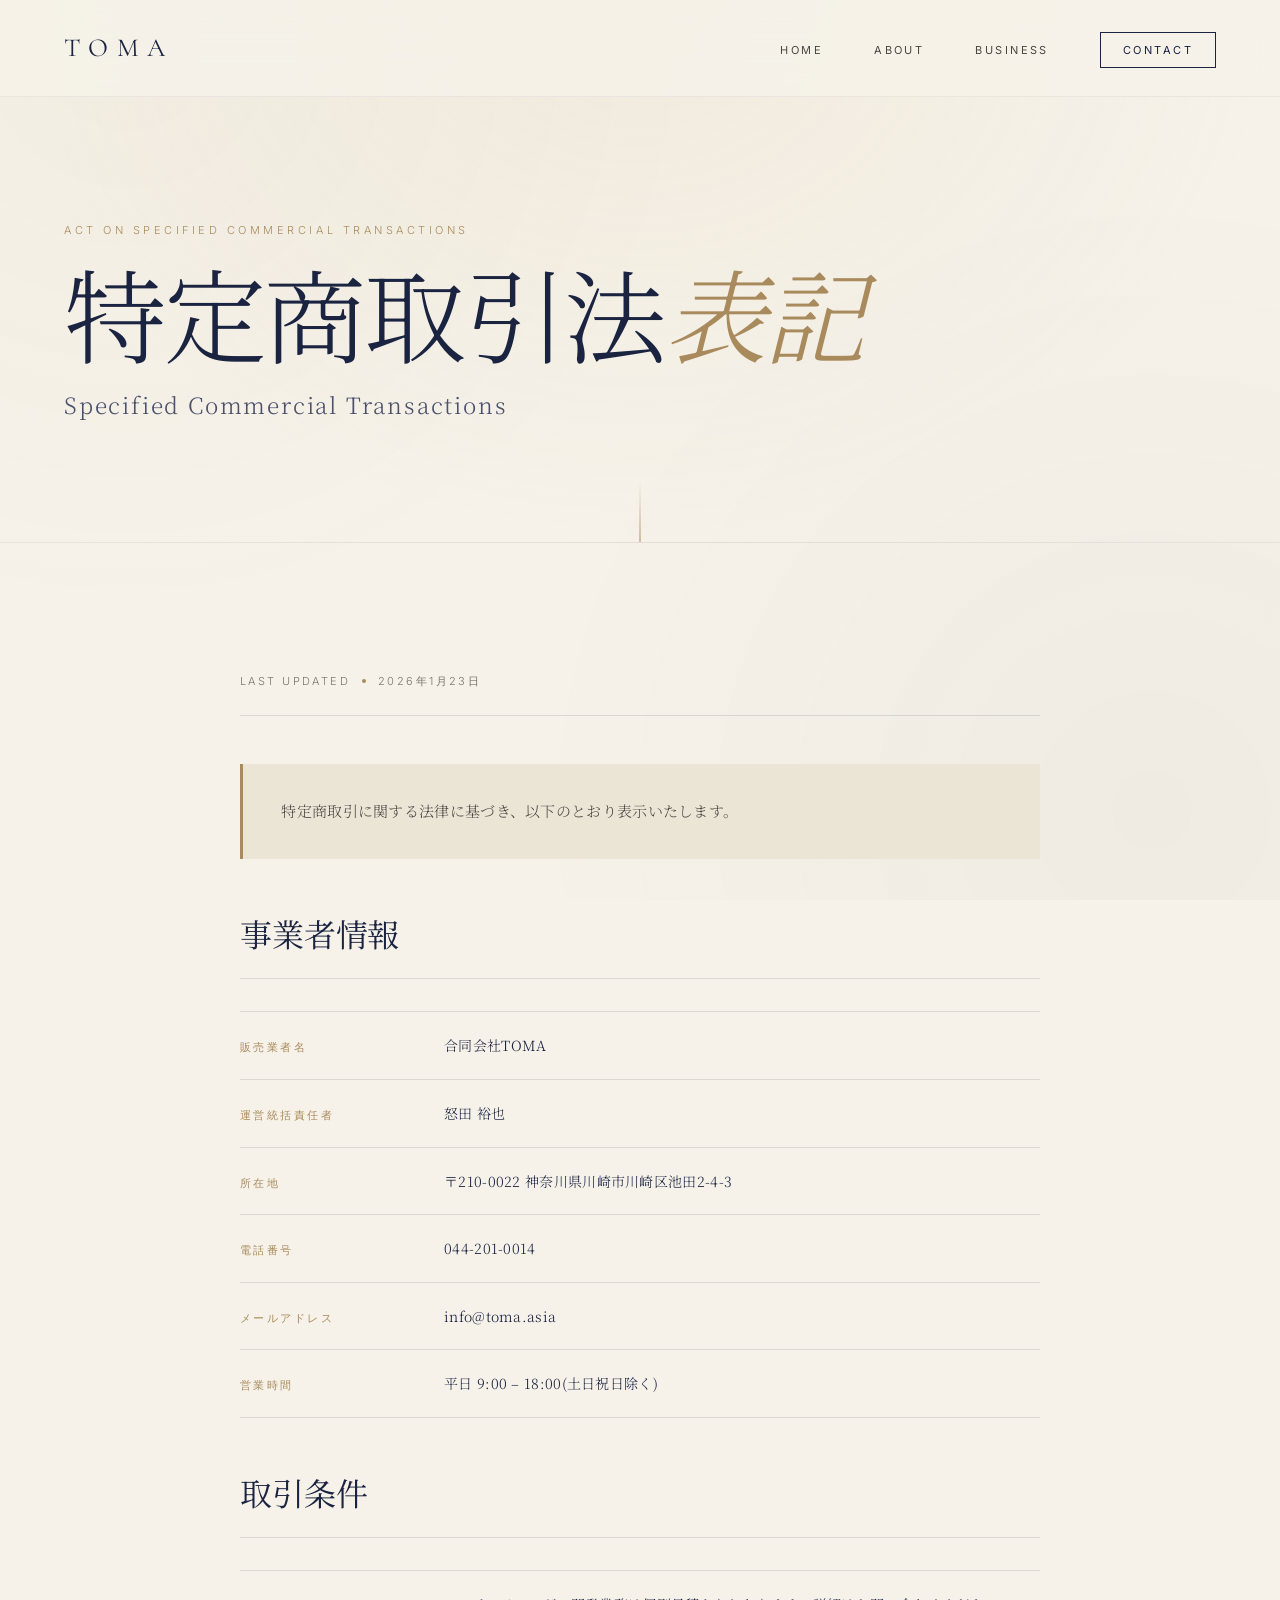
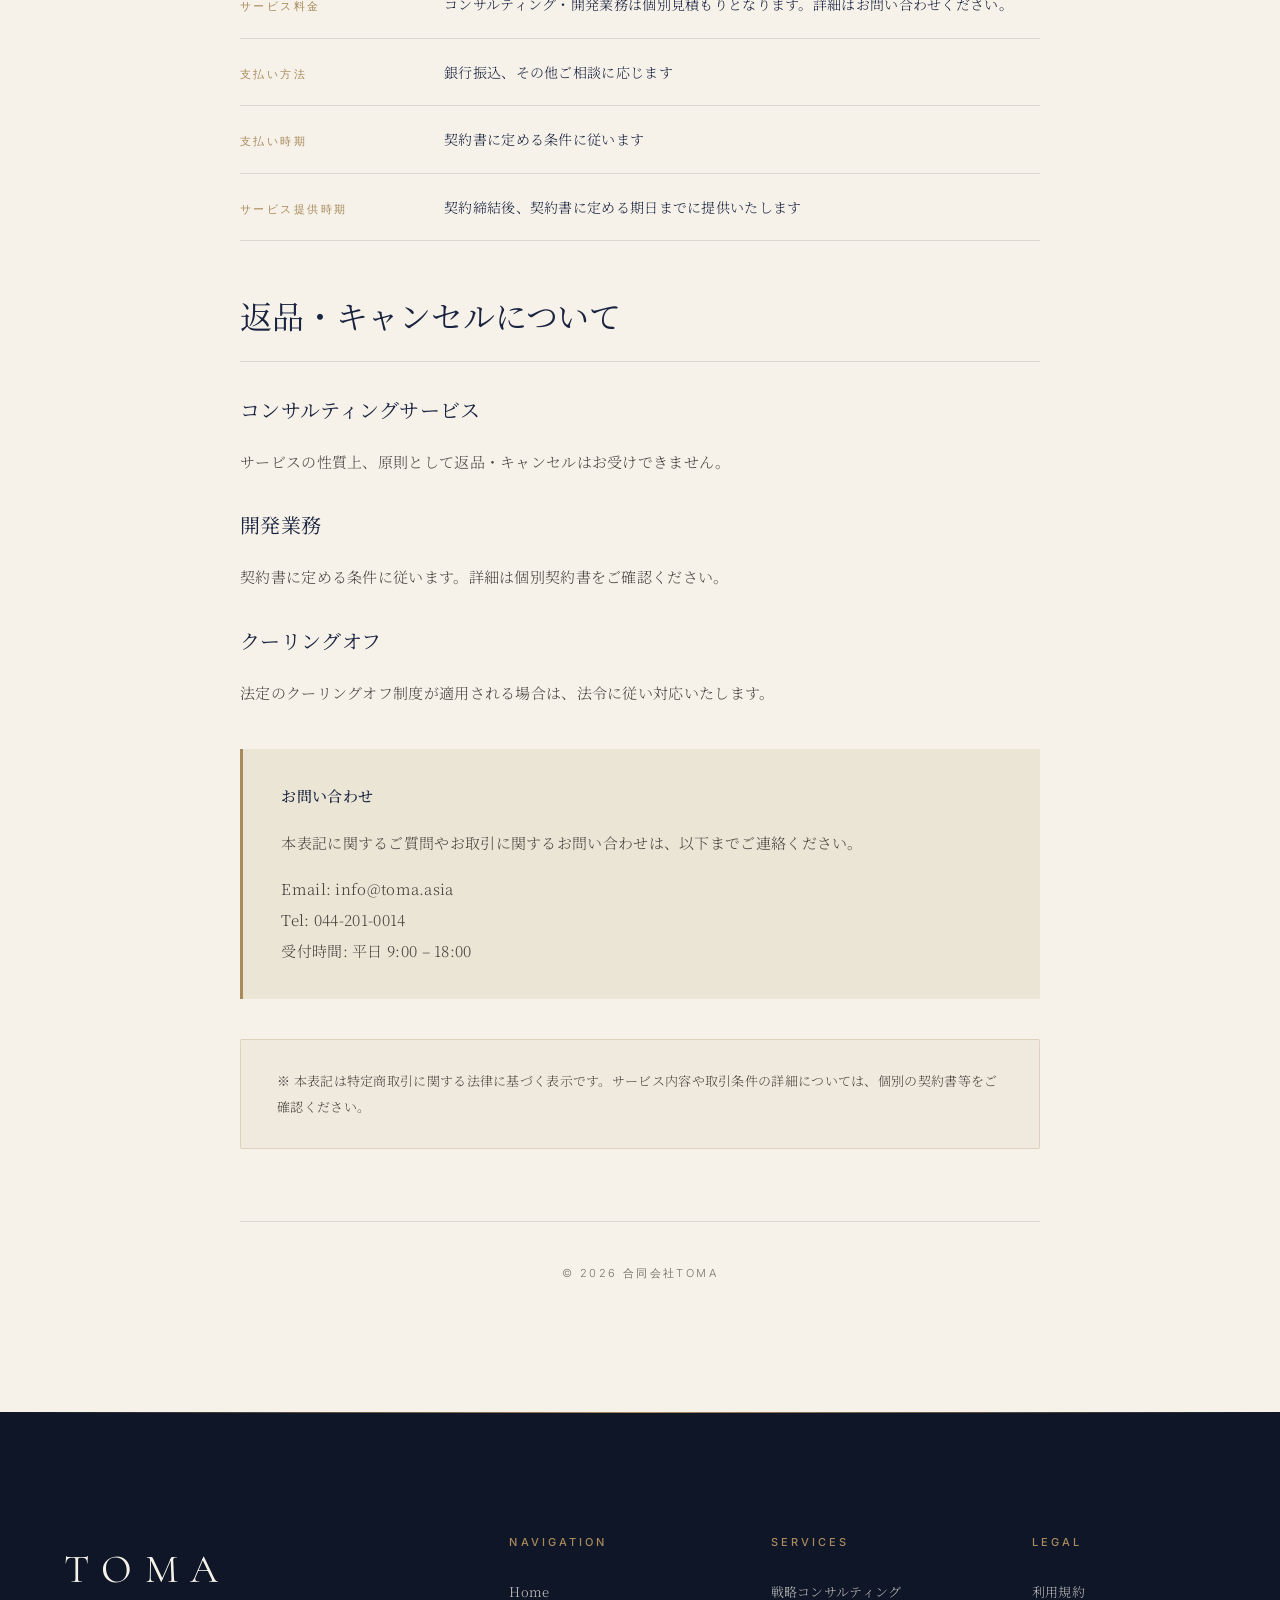
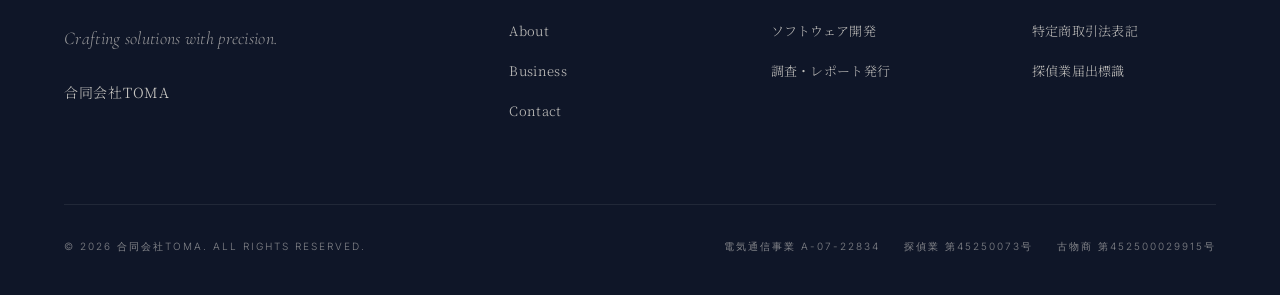
<file: tokushoho.html>
<!DOCTYPE html>
<html lang="ja">
<head>
<meta charset="UTF-8">
<meta name="viewport" content="width=device-width, initial-scale=1.0">
<title>特定商取引法表記 | 合同会社TOMA</title>
<meta name="description" content="合同会社TOMAの特定商取引法に基づく表記。">
<link rel="preconnect" href="https://fonts.googleapis.com">
<link rel="preconnect" href="https://fonts.gstatic.com" crossorigin>
<link href="https://fonts.googleapis.com/css2?family=Cormorant+Garamond:ital,wght@0,300;0,400;0,500;1,300;1,400&family=Noto+Serif+JP:wght@200;300;400;500&family=Inter:wght@300;400;500&display=swap" rel="stylesheet">
<link rel="stylesheet" href="style.css">
</head>
<body>

<nav class="nav">
  <div class="nav-inner">
    <a href="index.html" class="nav-logo">TOMA</a>
    <ul class="nav-menu">
      <li><a href="index.html">Home</a></li>
      <li><a href="about.html">About</a></li>
      <li><a href="business.html">Business</a></li>
      <li><a href="contact.html" class="nav-cta">Contact</a></li>
    </ul>
    <button class="nav-toggle" aria-label="Menu">
      <span></span><span></span>
    </button>
  </div>
</nav>

<header class="page-header">
  <div class="container">
    <span class="page-eyebrow">Act on Specified Commercial Transactions</span>
    <h1 class="page-title">
      特定商取引法<em>表記</em>
      <span class="jp">Specified Commercial Transactions</span>
    </h1>
  </div>
</header>

<div class="doc">
  <div class="container">
    <div class="doc-meta">
      <span>Last Updated</span>
      <span class="dot"></span>
      <span>2026年1月23日</span>
    </div>

    <div class="doc-callout">
      <p>特定商取引に関する法律に基づき、以下のとおり表示いたします。</p>
    </div>

    <h2>事業者情報</h2>
    <dl class="doc-table">
      <div class="doc-row"><dt>販売業者名</dt><dd>合同会社TOMA</dd></div>
      <div class="doc-row"><dt>運営統括責任者</dt><dd>怒田 裕也</dd></div>
      <div class="doc-row"><dt>所在地</dt><dd>〒210-0022 神奈川県川崎市川崎区池田2-4-3</dd></div>
      <div class="doc-row"><dt>電話番号</dt><dd>044-201-0014</dd></div>
      <div class="doc-row"><dt>メールアドレス</dt><dd>info@toma.asia</dd></div>
      <div class="doc-row"><dt>営業時間</dt><dd>平日 9:00 – 18:00(土日祝日除く)</dd></div>
    </dl>

    <h2>取引条件</h2>
    <dl class="doc-table">
      <div class="doc-row"><dt>サービス料金</dt><dd>コンサルティング・開発業務は個別見積もりとなります。詳細はお問い合わせください。</dd></div>
      <div class="doc-row"><dt>支払い方法</dt><dd>銀行振込、その他ご相談に応じます</dd></div>
      <div class="doc-row"><dt>支払い時期</dt><dd>契約書に定める条件に従います</dd></div>
      <div class="doc-row"><dt>サービス提供時期</dt><dd>契約締結後、契約書に定める期日までに提供いたします</dd></div>
    </dl>

    <h2>返品・キャンセルについて</h2>
    <h3>コンサルティングサービス</h3>
    <p>サービスの性質上、原則として返品・キャンセルはお受けできません。</p>
    <h3>開発業務</h3>
    <p>契約書に定める条件に従います。詳細は個別契約書をご確認ください。</p>
    <h3>クーリングオフ</h3>
    <p>法定のクーリングオフ制度が適用される場合は、法令に従い対応いたします。</p>

    <div class="doc-callout">
      <p><strong>お問い合わせ</strong></p>
      <p>本表記に関するご質問やお取引に関するお問い合わせは、以下までご連絡ください。</p>
      <p>Email: info@toma.asia<br>Tel: 044-201-0014<br>受付時間: 平日 9:00 – 18:00</p>
    </div>

    <div class="doc-notice">
      <p>※ 本表記は特定商取引に関する法律に基づく表示です。サービス内容や取引条件の詳細については、個別の契約書等をご確認ください。</p>
    </div>

    <div class="doc-footer">
      <p>© 2026 合同会社TOMA</p>
    </div>
  </div>
</div>

<footer class="footer">
  <div class="container">
    <div class="footer-grid">
      <div class="footer-brand">
        <div class="footer-logo">TOMA</div>
        <p>Crafting solutions with precision.</p>
        <div class="company-name">合同会社TOMA</div>
      </div>
      <div class="footer-col">
        <h4>Navigation</h4>
        <ul>
          <li><a href="index.html">Home</a></li>
          <li><a href="about.html">About</a></li>
          <li><a href="business.html">Business</a></li>
          <li><a href="contact.html">Contact</a></li>
        </ul>
      </div>
      <div class="footer-col">
        <h4>Services</h4>
        <ul>
          <li><a href="business.html#consulting">戦略コンサルティング</a></li>
          <li><a href="business.html#development">ソフトウェア開発</a></li>
          <li><a href="business.html#research">調査・レポート発行</a></li>
        </ul>
      </div>
      <div class="footer-col">
        <h4>Legal</h4>
        <ul>
          <li><a href="terms.html">利用規約</a></li>
          <li><a href="tokushoho.html">特定商取引法表記</a></li>
          <li><a href="detective.html">探偵業届出標識</a></li>
        </ul>
      </div>
    </div>
    <div class="footer-base">
      <span>© 2026 合同会社TOMA. All rights reserved.</span>
      <div class="footer-licenses">
        <span>電気通信事業 A-07-22834</span>
        <span>探偵業 第45250073号</span>
        <span>古物商 第452500029915号</span>
      </div>
    </div>
  </div>
</footer>

<script src="main.js"></script>
</body>
</html>
</file>
<file: style.css>
/* ============================================
   合同会社TOMA — Corporate Site
   Aesthetic: Refined luxury, editorial
   ============================================ */

:root {
  --ivory: #f6f2e9;
  --ivory-deep: #ebe5d5;
  --navy: #1a2340;
  --navy-deep: #0f1628;
  --navy-soft: #2d3556;
  --ink: #1a1814;
  --ink-soft: #4a4640;
  --ink-faded: #7a7468;
  --gold: #a88a5c;
  --gold-pale: #c9b491;
  --gold-deep: #876d42;
  --line: rgba(26, 35, 64, 0.12);
  --line-soft: rgba(26, 35, 64, 0.06);
  --white: #ffffff;

  --font-display: 'Cormorant Garamond', 'Noto Serif JP', serif;
  --font-jp: 'Noto Serif JP', serif;
  --font-sans: 'Inter', -apple-system, sans-serif;

  --ease: cubic-bezier(0.65, 0, 0.35, 1);
  --ease-out: cubic-bezier(0.22, 1, 0.36, 1);
}

* { margin: 0; padding: 0; box-sizing: border-box; }

html { scroll-behavior: smooth; }

body {
  background: var(--ivory);
  color: var(--ink);
  font-family: var(--font-jp);
  font-weight: 300;
  font-size: 15px;
  line-height: 1.85;
  letter-spacing: 0.02em;
  overflow-x: hidden;
  -webkit-font-smoothing: antialiased;
  -moz-osx-font-smoothing: grayscale;
}

body::before {
  content: '';
  position: fixed;
  inset: 0;
  background-image:
    radial-gradient(circle at 10% 5%, rgba(168, 138, 92, 0.04) 0%, transparent 40%),
    radial-gradient(circle at 90% 90%, rgba(26, 35, 64, 0.03) 0%, transparent 45%);
  pointer-events: none;
  z-index: 1;
}

.container {
  max-width: 1320px;
  margin: 0 auto;
  padding: 0 clamp(24px, 5vw, 80px);
  position: relative;
  z-index: 2;
}

img { max-width: 100%; display: block; }

/* ============================================
   NAVIGATION
   ============================================ */
.nav {
  position: fixed;
  top: 0; left: 0; right: 0;
  z-index: 100;
  padding: 24px 0;
  background: rgba(246, 242, 233, 0.85);
  backdrop-filter: blur(20px);
  -webkit-backdrop-filter: blur(20px);
  border-bottom: 1px solid var(--line-soft);
  transition: all 0.4s var(--ease);
}

.nav-inner {
  max-width: 1320px;
  margin: 0 auto;
  padding: 0 clamp(24px, 5vw, 80px);
  display: flex;
  align-items: center;
  justify-content: space-between;
}

.nav-logo {
  font-family: var(--font-display);
  font-weight: 400;
  font-size: 26px;
  letter-spacing: 0.32em;
  color: var(--navy);
  text-decoration: none;
  transition: color 0.3s var(--ease);
}

.nav-logo:hover { color: var(--gold); }

.nav-menu {
  display: flex;
  gap: clamp(24px, 4vw, 52px);
  list-style: none;
  align-items: center;
}

.nav-menu a {
  color: var(--ink-soft);
  text-decoration: none;
  font-family: var(--font-sans);
  font-size: 11px;
  letter-spacing: 0.22em;
  text-transform: uppercase;
  font-weight: 400;
  position: relative;
  transition: color 0.3s var(--ease);
  padding: 6px 0;
}

.nav-menu a::after {
  content: '';
  position: absolute;
  bottom: 0; left: 0;
  width: 0; height: 1px;
  background: var(--gold);
  transition: width 0.4s var(--ease);
}

.nav-menu a:hover,
.nav-menu a.active { color: var(--navy); }
.nav-menu a.active::after,
.nav-menu a:hover::after { width: 100%; }

.nav-cta {
  padding: 10px 22px !important;
  border: 1px solid var(--navy);
  color: var(--navy) !important;
  transition: all 0.3s var(--ease);
}

.nav-cta::after { display: none !important; }
.nav-cta:hover {
  background: var(--navy);
  color: var(--ivory) !important;
}
.nav-cta.active {
  background: var(--navy);
  color: var(--ivory) !important;
}

.nav-toggle {
  display: none;
  background: none;
  border: none;
  cursor: pointer;
  width: 28px;
  height: 20px;
  position: relative;
}

.nav-toggle span {
  display: block;
  position: absolute;
  left: 0;
  width: 100%;
  height: 1px;
  background: var(--navy);
  transition: all 0.3s var(--ease);
}

.nav-toggle span:nth-child(1) { top: 6px; }
.nav-toggle span:nth-child(2) { bottom: 6px; }

/* ============================================
   HERO
   ============================================ */
.hero {
  min-height: 100vh;
  display: flex;
  align-items: center;
  position: relative;
  padding: 140px clamp(24px, 5vw, 80px) 100px;
  overflow: hidden;
}

.hero-bg {
  position: absolute;
  inset: 0;
  z-index: 0;
}

.hero-bg::before {
  content: '';
  position: absolute;
  inset: 0;
  background:
    radial-gradient(ellipse 80% 50% at 75% 30%, rgba(201, 180, 145, 0.25) 0%, transparent 60%),
    radial-gradient(ellipse 60% 80% at 20% 90%, rgba(26, 35, 64, 0.08) 0%, transparent 60%);
}

.hero-bg img {
  position: absolute;
  right: 0;
  top: 0;
  width: 50%;
  height: 100%;
  object-fit: cover;
  opacity: 0.14;
  mix-blend-mode: multiply;
  mask-image: linear-gradient(to left, black 40%, transparent 100%);
  -webkit-mask-image: linear-gradient(to left, black 40%, transparent 100%);
}

.hero-content {
  max-width: 1320px;
  margin: 0 auto;
  width: 100%;
  position: relative;
  z-index: 2;
}

.hero-eyebrow {
  display: flex;
  align-items: center;
  gap: 16px;
  font-family: var(--font-sans);
  font-size: 11px;
  letter-spacing: 0.32em;
  text-transform: uppercase;
  color: var(--ink-faded);
  margin-bottom: 48px;
  opacity: 0;
  animation: fadeIn 1.2s var(--ease-out) 0.3s forwards;
}

.hero-eyebrow .line {
  width: 48px;
  height: 1px;
  background: var(--gold);
}

.hero-title {
  font-family: var(--font-display);
  font-weight: 300;
  font-size: clamp(48px, 8.5vw, 132px);
  line-height: 1.0;
  letter-spacing: -0.02em;
  color: var(--navy);
  margin-bottom: 48px;
  max-width: 1100px;
}

.hero-title em {
  font-style: italic;
  font-weight: 300;
  color: var(--gold);
}

.hero-title .jp {
  display: block;
  font-family: var(--font-jp);
  font-weight: 300;
  font-size: 0.28em;
  letter-spacing: 0.08em;
  color: var(--navy-soft);
  margin-top: 0.6em;
  line-height: 1.5;
  opacity: 0.85;
}

.reveal {
  display: block;
  overflow: hidden;
}

.reveal > span {
  display: block;
  transform: translateY(110%);
  animation: revealUp 1.4s var(--ease-out) forwards;
}

.reveal:nth-child(1) > span { animation-delay: 0.2s; }
.reveal:nth-child(2) > span { animation-delay: 0.4s; }
.reveal:nth-child(3) > span { animation-delay: 0.6s; }

@keyframes revealUp { to { transform: translateY(0); } }

.reveal-delay {
  opacity: 0;
  animation: fadeIn 1.2s var(--ease-out) 0.9s forwards;
}

@keyframes fadeIn {
  from { opacity: 0; transform: translateY(20px); }
  to { opacity: 1; transform: translateY(0); }
}

.hero-sub {
  font-size: 17px;
  color: var(--ink-soft);
  max-width: 560px;
  margin-bottom: 72px;
  line-height: 2;
}

.hero-meta {
  display: flex;
  gap: clamp(32px, 6vw, 88px);
  padding-top: 40px;
  border-top: 1px solid var(--line);
  max-width: 720px;
}

.meta-item {
  display: flex;
  flex-direction: column;
  gap: 6px;
}

.meta-num {
  font-family: var(--font-display);
  font-size: 42px;
  font-weight: 400;
  color: var(--navy);
  line-height: 1;
  letter-spacing: -0.01em;
}

.meta-label {
  font-family: var(--font-sans);
  font-size: 10px;
  letter-spacing: 0.24em;
  text-transform: uppercase;
  color: var(--ink-faded);
}

.hero-scroll {
  position: absolute;
  bottom: 40px;
  right: clamp(24px, 5vw, 80px);
  display: flex;
  flex-direction: column;
  align-items: center;
  gap: 16px;
  z-index: 2;
}

.hero-scroll span {
  font-family: var(--font-sans);
  font-size: 10px;
  letter-spacing: 0.3em;
  text-transform: uppercase;
  color: var(--ink-faded);
  writing-mode: vertical-rl;
}

.scroll-line {
  width: 1px;
  height: 60px;
  background: linear-gradient(to bottom, var(--gold), transparent);
  position: relative;
  overflow: hidden;
}

.scroll-line::after {
  content: '';
  position: absolute;
  top: -20px; left: 0;
  width: 100%;
  height: 20px;
  background: var(--navy);
  animation: scrollDot 2.4s var(--ease) infinite;
}

@keyframes scrollDot { to { top: 60px; } }

/* ============================================
   SECTION BASICS
   ============================================ */
.section-title {
  font-family: var(--font-display);
  font-weight: 300;
  font-size: clamp(36px, 5.5vw, 72px);
  line-height: 1.1;
  letter-spacing: -0.015em;
  color: var(--navy);
}

.section-title em {
  font-style: italic;
  color: var(--gold);
}

.label-num {
  font-family: var(--font-sans);
  font-size: 11px;
  letter-spacing: 0.28em;
  text-transform: uppercase;
  color: var(--gold);
  font-weight: 500;
}

.label-text {
  font-family: var(--font-sans);
  font-size: 11px;
  letter-spacing: 0.28em;
  text-transform: uppercase;
  color: var(--ink-faded);
  font-weight: 400;
}

/* ============================================
   PHILOSOPHY
   ============================================ */
.philosophy {
  padding: clamp(100px, 14vw, 200px) 0;
  border-top: 1px solid var(--line-soft);
  position: relative;
}

.philosophy-grid {
  display: grid;
  grid-template-columns: 1fr 2.2fr;
  gap: clamp(48px, 8vw, 140px);
  align-items: start;
}

.philosophy-label {
  display: flex;
  flex-direction: column;
  gap: 10px;
  position: sticky;
  top: 140px;
}

.philosophy-body .quote {
  font-family: var(--font-display);
  font-weight: 300;
  font-style: italic;
  font-size: clamp(28px, 3.5vw, 44px);
  line-height: 1.45;
  color: var(--navy);
  margin: 40px 0;
  padding-left: 32px;
  border-left: 2px solid var(--gold);
  letter-spacing: -0.005em;
}

.philosophy-body p {
  font-size: 16px;
  line-height: 2.1;
  color: var(--ink-soft);
  margin-top: 28px;
  max-width: 640px;
}

/* ============================================
   PRINCIPLES
   ============================================ */
.principles {
  padding: clamp(100px, 14vw, 180px) 0;
  background: var(--navy);
  color: var(--ivory);
  position: relative;
  overflow: hidden;
}

.principles::before {
  content: '';
  position: absolute;
  inset: 0;
  background:
    radial-gradient(circle at 15% 30%, rgba(168, 138, 92, 0.1) 0%, transparent 50%),
    radial-gradient(circle at 85% 70%, rgba(168, 138, 92, 0.06) 0%, transparent 50%);
}

.principles .container { position: relative; z-index: 2; }

.principles-head {
  display: flex;
  flex-direction: column;
  gap: 20px;
  margin-bottom: 80px;
  max-width: 800px;
}

.principles-head .section-title { color: var(--ivory); }

.principles-head p {
  font-size: 17px;
  line-height: 2;
  color: rgba(246, 242, 233, 0.7);
  margin-top: 16px;
  max-width: 560px;
}

.principles-grid {
  display: grid;
  grid-template-columns: repeat(3, 1fr);
  gap: 1px;
  background: rgba(255, 255, 255, 0.1);
  border: 1px solid rgba(255, 255, 255, 0.1);
}

.principle-item {
  background: var(--navy);
  padding: 64px clamp(28px, 3.5vw, 56px);
  display: flex;
  flex-direction: column;
  gap: 24px;
  min-height: 380px;
  position: relative;
  transition: background 0.5s var(--ease);
}

.principle-item:hover {
  background: var(--navy-soft);
}

.principle-num {
  font-family: var(--font-display);
  font-style: italic;
  font-size: 56px;
  font-weight: 300;
  color: var(--gold);
  line-height: 1;
  margin-bottom: 8px;
}

.principle-item h3 {
  font-family: var(--font-display);
  font-size: 28px;
  font-weight: 400;
  color: var(--ivory);
  letter-spacing: 0.01em;
  margin-bottom: 4px;
}

.principle-item p {
  color: rgba(246, 242, 233, 0.75);
  font-size: 14px;
  line-height: 2;
  flex-grow: 1;
}

/* ============================================
   BUSINESS AREAS (3 services)
   ============================================ */
.services {
  padding: clamp(100px, 14vw, 200px) 0;
}

.services-head {
  display: flex;
  flex-direction: column;
  gap: 20px;
  margin-bottom: 96px;
  max-width: 800px;
}

.services-head p {
  font-size: 17px;
  line-height: 2;
  color: var(--ink-soft);
  margin-top: 16px;
}

.service-row {
  display: grid;
  grid-template-columns: 1fr 1.5fr;
  gap: clamp(48px, 7vw, 120px);
  padding: clamp(56px, 8vw, 100px) 0;
  border-top: 1px solid var(--line);
  align-items: center;
}

.service-row:nth-child(even) {
  grid-template-columns: 1.5fr 1fr;
}

.service-row:nth-child(even) .service-image { order: -1; }

.service-row:last-child {
  border-bottom: 1px solid var(--line);
}

.service-image {
  position: relative;
  aspect-ratio: 4 / 5;
  overflow: hidden;
  background: var(--ivory-deep);
}

.service-image img {
  width: 100%;
  height: 100%;
  object-fit: cover;
  transition: transform 1.2s var(--ease);
  filter: saturate(0.92) contrast(1.02);
}

.service-image:hover img { transform: scale(1.04); }

.service-image::after {
  content: '';
  position: absolute;
  inset: 0;
  background: linear-gradient(to bottom, transparent 60%, rgba(26, 35, 64, 0.15));
  pointer-events: none;
}

.service-num-badge {
  position: absolute;
  top: 24px;
  left: 24px;
  font-family: var(--font-display);
  font-style: italic;
  font-size: 72px;
  font-weight: 300;
  color: var(--ivory);
  line-height: 1;
  z-index: 2;
  text-shadow: 0 2px 12px rgba(0,0,0,0.3);
}

.service-body .service-tag {
  font-family: var(--font-sans);
  font-size: 11px;
  letter-spacing: 0.28em;
  text-transform: uppercase;
  color: var(--gold);
  margin-bottom: 24px;
  display: block;
}

.service-body h3 {
  font-family: var(--font-display);
  font-size: clamp(36px, 4.5vw, 56px);
  font-weight: 300;
  line-height: 1.15;
  color: var(--navy);
  margin-bottom: 28px;
  letter-spacing: -0.01em;
}

.service-body .lead {
  font-family: var(--font-display);
  font-style: italic;
  font-size: 20px;
  line-height: 1.6;
  color: var(--navy-soft);
  margin-bottom: 28px;
  font-weight: 400;
}

.service-body p {
  font-size: 15px;
  line-height: 2;
  color: var(--ink-soft);
  margin-bottom: 32px;
  max-width: 560px;
}

.service-body ul {
  list-style: none;
  padding: 24px 0;
  border-top: 1px solid var(--line);
  display: grid;
  grid-template-columns: 1fr 1fr;
  gap: 12px 24px;
  max-width: 600px;
}

.service-body li {
  font-size: 13px;
  line-height: 1.8;
  color: var(--ink-soft);
  padding-left: 18px;
  position: relative;
}

.service-body li::before {
  content: '';
  position: absolute;
  left: 0; top: 12px;
  width: 8px;
  height: 1px;
  background: var(--gold);
}

/* ============================================
   STATS STRIP
   ============================================ */
.stats {
  padding: clamp(80px, 10vw, 120px) 0;
  border-top: 1px solid var(--line);
  border-bottom: 1px solid var(--line);
  background: var(--ivory-deep);
}

.stats-grid {
  display: grid;
  grid-template-columns: repeat(4, 1fr);
  gap: clamp(24px, 4vw, 60px);
}

.stat-item {
  text-align: center;
  padding: 20px 0;
  border-right: 1px solid var(--line);
}

.stat-item:last-child { border-right: none; }

.stat-num {
  font-family: var(--font-display);
  font-size: clamp(48px, 6vw, 80px);
  font-weight: 300;
  color: var(--navy);
  line-height: 1;
  letter-spacing: -0.02em;
  margin-bottom: 16px;
}

.stat-num em {
  font-style: italic;
  color: var(--gold);
}

.stat-label {
  font-family: var(--font-sans);
  font-size: 11px;
  letter-spacing: 0.24em;
  text-transform: uppercase;
  color: var(--ink-faded);
}

/* ============================================
   CTA
   ============================================ */
.cta {
  padding: clamp(100px, 14vw, 200px) 0;
  background: var(--navy);
  color: var(--ivory);
  text-align: center;
  position: relative;
  overflow: hidden;
}

.cta::before {
  content: '';
  position: absolute;
  inset: 0;
  background: radial-gradient(ellipse at center, rgba(168, 138, 92, 0.15) 0%, transparent 65%);
}

.cta-image {
  position: absolute;
  inset: 0;
  opacity: 0.12;
  z-index: 0;
}

.cta-image img {
  width: 100%; height: 100%;
  object-fit: cover;
}

.cta .container { position: relative; z-index: 2; }

.cta-lead {
  font-family: var(--font-display);
  font-size: clamp(36px, 5.5vw, 68px);
  font-weight: 300;
  line-height: 1.25;
  margin-bottom: 56px;
  color: var(--ivory);
  max-width: 920px;
  margin-left: auto;
  margin-right: auto;
  letter-spacing: -0.01em;
}

.cta-lead em { font-style: italic; color: var(--gold-pale); }

.cta-button {
  display: inline-flex;
  align-items: center;
  gap: 16px;
  padding: 22px 56px;
  border: 1px solid var(--gold);
  color: var(--ivory);
  text-decoration: none;
  font-family: var(--font-sans);
  font-size: 11px;
  letter-spacing: 0.32em;
  text-transform: uppercase;
  transition: all 0.4s var(--ease);
  position: relative;
  overflow: hidden;
}

.cta-button::before {
  content: '';
  position: absolute;
  inset: 0;
  background: var(--gold);
  transform: translateX(-101%);
  transition: transform 0.5s var(--ease);
  z-index: 0;
}

.cta-button:hover::before { transform: translateX(0); }
.cta-button > * { position: relative; z-index: 1; transition: color 0.3s var(--ease); }
.cta-button:hover { color: var(--navy); border-color: var(--gold); }

.cta-button .arrow {
  transition: transform 0.4s var(--ease);
  font-size: 14px;
}

.cta-button:hover .arrow { transform: translateX(8px); }

/* ============================================
   FOOTER
   ============================================ */
.footer {
  background: var(--navy-deep);
  color: var(--ivory);
  padding: 120px 0 40px;
  position: relative;
}

.footer::before {
  content: '';
  position: absolute;
  top: 0; left: 0; right: 0;
  height: 1px;
  background: linear-gradient(to right, transparent, var(--gold) 50%, transparent);
}

.footer-grid {
  display: grid;
  grid-template-columns: 2fr 1fr 1fr 1fr;
  gap: clamp(40px, 6vw, 80px);
  margin-bottom: 80px;
}

.footer-logo {
  font-family: var(--font-display);
  font-size: 40px;
  letter-spacing: 0.32em;
  margin-bottom: 16px;
  color: var(--ivory);
  font-weight: 400;
}

.footer-brand > p {
  color: rgba(246, 242, 233, 0.6);
  font-family: var(--font-display);
  font-style: italic;
  font-size: 18px;
  margin-bottom: 24px;
}

.footer-brand .company-name {
  font-family: var(--font-jp);
  font-size: 14px;
  color: rgba(246, 242, 233, 0.8);
  letter-spacing: 0.05em;
}

.footer h4 {
  font-family: var(--font-sans);
  font-size: 11px;
  letter-spacing: 0.28em;
  text-transform: uppercase;
  color: var(--gold);
  font-weight: 500;
  margin-bottom: 24px;
}

.footer-col ul {
  list-style: none;
  display: flex;
  flex-direction: column;
  gap: 12px;
}

.footer-col a {
  color: var(--ivory);
  text-decoration: none;
  font-size: 13px;
  transition: color 0.3s var(--ease);
  opacity: 0.75;
  line-height: 1.8;
}

.footer-col a:hover { color: var(--gold-pale); opacity: 1; }

.footer-col p {
  color: rgba(246, 242, 233, 0.75);
  font-size: 13px;
  line-height: 1.9;
}

.footer-base {
  padding-top: 32px;
  border-top: 1px solid rgba(255, 255, 255, 0.08);
  display: flex;
  justify-content: space-between;
  flex-wrap: wrap;
  gap: 16px;
  font-family: var(--font-sans);
  font-size: 10px;
  letter-spacing: 0.2em;
  color: rgba(246, 242, 233, 0.5);
  text-transform: uppercase;
}

.footer-licenses {
  display: flex;
  gap: 24px;
  flex-wrap: wrap;
}

/* ============================================
   SUB PAGES
   ============================================ */
.page-header {
  padding: 220px 0 120px;
  border-bottom: 1px solid var(--line-soft);
  background: radial-gradient(ellipse at center top, rgba(201, 180, 145, 0.12) 0%, transparent 70%);
  position: relative;
  overflow: hidden;
}

.page-header::after {
  content: '';
  position: absolute;
  bottom: 0;
  left: 50%;
  transform: translateX(-50%);
  width: 1px;
  height: 60px;
  background: linear-gradient(to bottom, transparent, var(--gold));
}

.page-eyebrow {
  font-family: var(--font-sans);
  font-size: 11px;
  letter-spacing: 0.32em;
  text-transform: uppercase;
  color: var(--gold);
  margin-bottom: 32px;
  display: block;
}

.page-title {
  font-family: var(--font-display);
  font-weight: 300;
  font-size: clamp(48px, 8vw, 128px);
  line-height: 1.0;
  letter-spacing: -0.02em;
  color: var(--navy);
}

.page-title em {
  font-style: italic;
  color: var(--gold);
}

.page-title .jp {
  display: block;
  font-family: var(--font-jp);
  font-weight: 300;
  font-size: 0.22em;
  color: var(--navy-soft);
  margin-top: 0.6em;
  letter-spacing: 0.08em;
  line-height: 1.5;
  opacity: 0.85;
}

.lead {
  font-family: var(--font-display);
  font-style: italic;
  font-size: 22px;
  line-height: 1.6;
  color: var(--navy);
  margin-bottom: 32px;
  font-weight: 400;
}

/* ============================================
   MESSAGE (About)
   ============================================ */
.message-section {
  padding: clamp(100px, 14vw, 180px) 0;
}

.message-grid {
  display: grid;
  grid-template-columns: 1fr 1.5fr;
  gap: clamp(48px, 8vw, 120px);
  align-items: start;
}

.message-label {
  position: sticky;
  top: 140px;
  display: flex;
  flex-direction: column;
  gap: 8px;
}

.message-body .section-title { margin-bottom: 32px; }

.message-body p {
  font-size: 16px;
  line-height: 2.1;
  color: var(--ink-soft);
  margin-bottom: 24px;
  max-width: 640px;
}

.message-body p.emphasize {
  color: var(--navy);
  font-family: var(--font-display);
  font-style: italic;
  font-size: 18px;
  line-height: 1.7;
  border-left: 2px solid var(--gold);
  padding-left: 24px;
}

.signature {
  margin-top: 56px;
  padding-top: 32px;
  border-top: 1px solid var(--line);
  display: flex;
  flex-direction: column;
  gap: 4px;
}

.sig-name {
  font-family: var(--font-display);
  font-size: 26px;
  color: var(--navy);
  font-weight: 400;
}

.sig-title {
  font-family: var(--font-sans);
  font-size: 11px;
  letter-spacing: 0.24em;
  text-transform: uppercase;
  color: var(--ink-faded);
}

/* ============================================
   PROFILE TABLE
   ============================================ */
.profile {
  padding: clamp(80px, 12vw, 160px) 0;
  background: var(--ivory-deep);
}

.profile-head {
  display: flex;
  flex-direction: column;
  gap: 16px;
  margin-bottom: 72px;
}

.profile-list {
  border-top: 1px solid var(--line);
  max-width: 1100px;
}

.profile-row {
  display: grid;
  grid-template-columns: 220px 1fr;
  padding: 36px 0;
  border-bottom: 1px solid var(--line);
  align-items: baseline;
  gap: 40px;
  transition: padding-left 0.4s var(--ease);
}

.profile-row:hover { padding-left: 20px; }

.profile-row dt {
  font-family: var(--font-sans);
  font-size: 11px;
  letter-spacing: 0.24em;
  text-transform: uppercase;
  color: var(--gold);
  font-weight: 500;
}

.profile-row dd {
  font-size: 16px;
  line-height: 1.9;
  color: var(--navy);
}

.profile-row dd a {
  color: var(--navy);
  text-decoration: none;
  border-bottom: 1px solid var(--gold);
  padding-bottom: 2px;
  transition: color 0.3s var(--ease);
}

.profile-row dd a:hover { color: var(--gold); }

/* ============================================
   CERTIFICATIONS
   ============================================ */
.certs {
  padding: clamp(100px, 14vw, 180px) 0;
}

.certs-head {
  display: flex;
  flex-direction: column;
  gap: 16px;
  margin-bottom: 72px;
}

.certs-grid {
  display: grid;
  grid-template-columns: repeat(3, 1fr);
  gap: 0;
  border: 1px solid var(--line);
}

.cert-item {
  padding: 56px 40px;
  border-right: 1px solid var(--line);
  transition: background 0.4s var(--ease);
}

.cert-item:last-child { border-right: none; }

.cert-item:hover {
  background: var(--ivory-deep);
}

.cert-num {
  font-family: var(--font-display);
  font-style: italic;
  font-size: 40px;
  font-weight: 300;
  color: var(--gold);
  line-height: 1;
  margin-bottom: 24px;
}

.cert-item h3 {
  font-family: var(--font-display);
  font-size: 24px;
  font-weight: 400;
  color: var(--navy);
  margin-bottom: 20px;
  letter-spacing: 0.02em;
}

.cert-item p {
  font-family: var(--font-sans);
  font-size: 12px;
  letter-spacing: 0.08em;
  color: var(--ink-soft);
  line-height: 1.8;
}

/* ============================================
   BUSINESS — DETAIL
   ============================================ */
.biz-detail {
  padding: clamp(100px, 14vw, 180px) 0;
  border-bottom: 1px solid var(--line-soft);
}

.biz-detail.alt { background: var(--ivory-deep); }

.biz-detail-grid {
  display: grid;
  grid-template-columns: 1fr 2fr;
  gap: clamp(48px, 8vw, 120px);
  align-items: start;
}

.biz-meta-stick {
  position: sticky;
  top: 140px;
  display: flex;
  flex-direction: column;
  gap: 24px;
}

.biz-meta-stick .roman {
  font-family: var(--font-display);
  font-style: italic;
  font-size: 84px;
  font-weight: 300;
  color: var(--gold);
  line-height: 1;
}

.biz-meta-stick .tag {
  font-family: var(--font-sans);
  font-size: 11px;
  letter-spacing: 0.28em;
  text-transform: uppercase;
  color: var(--ink-faded);
}

.biz-detail-body h2 {
  font-family: var(--font-display);
  font-size: clamp(42px, 6vw, 80px);
  font-weight: 300;
  line-height: 1.1;
  color: var(--navy);
  margin-bottom: 32px;
  letter-spacing: -0.015em;
}

.biz-detail-body .lead {
  max-width: 700px;
  margin-bottom: 32px;
}

.biz-detail-body > p {
  font-size: 16px;
  line-height: 2.05;
  color: var(--ink-soft);
  margin-bottom: 24px;
  max-width: 720px;
}

.biz-points {
  margin-top: 72px;
  display: grid;
  grid-template-columns: 1fr 1fr;
  gap: 40px;
}

.bp-item {
  padding: 32px 0 32px 32px;
  border-left: 1px solid var(--gold);
  position: relative;
}

.bp-num {
  font-family: var(--font-display);
  font-style: italic;
  font-size: 28px;
  color: var(--gold);
  margin-bottom: 12px;
  display: block;
  line-height: 1;
}

.bp-item h4 {
  font-family: var(--font-display);
  font-size: 22px;
  font-weight: 400;
  color: var(--navy);
  margin-bottom: 10px;
  letter-spacing: 0.01em;
}

.bp-item p {
  color: var(--ink-soft);
  font-size: 14px;
  line-height: 1.95;
}

.biz-gallery {
  margin-top: 80px;
  display: grid;
  grid-template-columns: 2fr 1fr;
  gap: 1px;
  aspect-ratio: 16 / 9;
  background: var(--line);
  border: 1px solid var(--line);
}

.biz-gallery img {
  width: 100%; height: 100%;
  object-fit: cover;
  filter: saturate(0.92) contrast(1.02);
  transition: transform 1.2s var(--ease);
}

.biz-gallery > div {
  overflow: hidden;
  background: var(--ivory-deep);
}

.biz-gallery > div:hover img { transform: scale(1.04); }

/* ============================================
   CONTACT PAGE
   ============================================ */
.contact {
  padding: clamp(80px, 12vw, 160px) 0;
}

.contact-grid {
  display: grid;
  grid-template-columns: 1fr 1.5fr;
  gap: clamp(48px, 8vw, 120px);
  align-items: start;
}

.contact-info {
  position: sticky;
  top: 140px;
  display: flex;
  flex-direction: column;
  gap: 16px;
}

.contact-info .section-title { margin-bottom: 24px; }

.contact-info > p {
  color: var(--ink-soft);
  font-size: 15px;
  line-height: 2;
  margin-bottom: 24px;
}

.info-block {
  padding-top: 32px;
  margin-top: 16px;
  border-top: 1px solid var(--line);
}

.info-block h4 {
  font-family: var(--font-sans);
  font-size: 11px;
  letter-spacing: 0.28em;
  text-transform: uppercase;
  color: var(--gold);
  font-weight: 500;
  margin-bottom: 12px;
}

.info-block p {
  margin: 0;
  font-size: 15px;
  color: var(--navy);
  line-height: 1.9;
}

.info-mail {
  font-family: var(--font-display);
  font-size: 24px;
  color: var(--navy);
  text-decoration: none;
  display: inline-block;
  padding-bottom: 4px;
  border-bottom: 1px solid var(--gold);
  transition: color 0.3s var(--ease);
}

.info-mail:hover { color: var(--gold); }

.contact-form {
  display: flex;
  flex-direction: column;
  gap: 8px;
}

.contact-form .section-title { margin-bottom: 32px; }

.form-row {
  display: flex;
  flex-direction: column;
  padding: 28px 0;
  border-bottom: 1px solid var(--line);
  transition: border-color 0.3s var(--ease);
}

.form-row:focus-within { border-color: var(--gold); }

.form-row label {
  display: flex;
  align-items: baseline;
  gap: 16px;
  margin-bottom: 14px;
}

.label-no {
  font-family: var(--font-sans);
  font-size: 10px;
  letter-spacing: 0.24em;
  color: var(--gold);
}

.label-txt {
  font-family: var(--font-sans);
  font-size: 11px;
  letter-spacing: 0.24em;
  text-transform: uppercase;
  color: var(--ink-faded);
}

.label-txt em { color: var(--gold); font-style: normal; }

.form-row input,
.form-row select,
.form-row textarea {
  background: transparent;
  border: none;
  outline: none;
  font-family: var(--font-jp);
  font-size: 16px;
  color: var(--navy);
  padding: 8px 0;
  width: 100%;
  resize: vertical;
  letter-spacing: 0.01em;
}

.form-row textarea {
  min-height: 140px;
  line-height: 1.8;
}

.form-row select {
  cursor: pointer;
  appearance: none;
  -webkit-appearance: none;
  background-image: url("data:image/svg+xml;utf8,<svg xmlns='http://www.w3.org/2000/svg' width='12' height='8' viewBox='0 0 12 8'><path d='M1 1l5 5 5-5' stroke='%23a88a5c' fill='none' stroke-width='1'/></svg>");
  background-repeat: no-repeat;
  background-position: right 4px center;
  padding-right: 24px;
}

.form-submit {
  margin-top: 40px;
  padding: 22px 56px;
  background: var(--navy);
  color: var(--ivory);
  border: 1px solid var(--navy);
  cursor: pointer;
  font-family: var(--font-sans);
  font-size: 11px;
  letter-spacing: 0.32em;
  text-transform: uppercase;
  display: inline-flex;
  align-items: center;
  justify-content: center;
  gap: 16px;
  align-self: flex-start;
  transition: all 0.4s var(--ease);
  position: relative;
  overflow: hidden;
}

.form-submit::before {
  content: '';
  position: absolute;
  inset: 0;
  background: var(--gold);
  transform: translateX(-101%);
  transition: transform 0.5s var(--ease);
  z-index: 0;
}

.form-submit:hover::before { transform: translateX(0); }
.form-submit > * { position: relative; z-index: 1; }
.form-submit:hover { color: var(--navy); border-color: var(--gold); }

.form-submit .arrow {
  transition: transform 0.4s var(--ease);
  font-size: 14px;
}

.form-submit:hover .arrow { transform: translateX(8px); }

.form-note {
  margin-top: 24px;
  font-size: 12px;
  color: var(--ink-faded);
  line-height: 1.9;
}

/* ============================================
   RESPONSIVE
   ============================================ */
@media (max-width: 980px) {
  .nav { padding: 16px 0; }
  .nav-menu {
    position: fixed;
    top: 0; right: -100%;
    width: 78%;
    height: 100vh;
    background: var(--ivory);
    flex-direction: column;
    justify-content: center;
    align-items: center;
    gap: 32px;
    transition: right 0.5s var(--ease);
    padding: 40px;
    box-shadow: -20px 0 60px rgba(0,0,0,0.08);
  }
  .nav-menu.open { right: 0; }
  .nav-menu a { font-size: 14px; }
  .nav-cta {
    padding: 12px 28px !important;
  }
  .nav-toggle { display: block; z-index: 101; }
  .nav-toggle.open span:nth-child(1) {
    top: 10px; transform: rotate(45deg);
  }
  .nav-toggle.open span:nth-child(2) {
    bottom: 9px; transform: rotate(-45deg);
  }

  .hero { padding: 100px 24px 60px; min-height: 85vh; }
  .hero-bg img { opacity: 0.08; }
  .hero-sub { margin-bottom: 48px; }
  .hero-meta { flex-wrap: wrap; gap: 24px; padding-top: 32px; }
  .meta-num { font-size: 32px; }
  .hero-scroll { display: none; }

  .philosophy-grid,
  .message-grid,
  .biz-detail-grid,
  .contact-grid {
    grid-template-columns: 1fr;
    gap: 40px;
  }

  .philosophy-label,
  .message-label,
  .biz-meta-stick,
  .contact-info {
    position: relative;
    top: 0;
  }

  .principles-grid,
  .certs-grid {
    grid-template-columns: 1fr;
  }

  .certs-grid {
    border: 1px solid var(--line);
  }
  .cert-item {
    border-right: none;
    border-bottom: 1px solid var(--line);
    padding: 40px 28px;
  }
  .cert-item:last-child { border-bottom: none; }

  .service-row {
    grid-template-columns: 1fr !important;
    gap: 32px;
  }
  .service-row:nth-child(even) .service-image { order: 0; }

  .biz-points {
    grid-template-columns: 1fr;
    gap: 24px;
  }

  .biz-gallery {
    grid-template-columns: 1fr;
    aspect-ratio: auto;
    height: auto;
  }
  .biz-gallery > div {
    aspect-ratio: 16/9;
  }

  .stats-grid {
    grid-template-columns: 1fr 1fr;
    gap: 40px 24px;
  }
  .stat-item {
    border-right: none;
    padding: 16px 0;
  }
  .stat-item:nth-child(odd) {
    border-right: 1px solid var(--line);
  }

  .profile-row {
    grid-template-columns: 1fr;
    gap: 8px;
    padding: 24px 0;
  }

  .footer-grid {
    grid-template-columns: 1fr 1fr;
    gap: 40px;
  }
  .footer-brand { grid-column: 1 / -1; }

  .footer-base {
    flex-direction: column;
    gap: 12px;
  }
}

@media (max-width: 560px) {
  .principle-item { padding: 48px 28px; min-height: auto; }
  .service-body ul { grid-template-columns: 1fr; }
  .footer-grid { grid-template-columns: 1fr; }
}

/* ============================================
   LEGAL / DOCUMENT PAGES
   ============================================ */
.doc {
  padding: clamp(80px, 10vw, 140px) 0;
  max-width: 920px;
  margin: 0 auto;
}

.doc .container { padding: 0 clamp(24px, 5vw, 60px); }

.doc-meta {
  display: flex;
  align-items: center;
  gap: 12px;
  font-family: var(--font-sans);
  font-size: 11px;
  letter-spacing: 0.22em;
  text-transform: uppercase;
  color: var(--ink-faded);
  margin-bottom: 48px;
  padding-bottom: 24px;
  border-bottom: 1px solid var(--line);
}

.doc-meta .dot {
  width: 4px;
  height: 4px;
  background: var(--gold);
  border-radius: 50%;
}

.doc h2 {
  font-family: var(--font-display);
  font-size: clamp(24px, 3vw, 32px);
  font-weight: 400;
  color: var(--navy);
  margin: 48px 0 24px;
  padding-bottom: 12px;
  border-bottom: 1px solid var(--line);
  letter-spacing: -0.005em;
}

.doc h2:first-child { margin-top: 0; }

.doc h3 {
  font-family: var(--font-display);
  font-size: 20px;
  font-weight: 400;
  color: var(--navy);
  margin: 32px 0 16px;
}

.doc p {
  font-size: 15px;
  line-height: 2.05;
  color: var(--ink-soft);
  margin-bottom: 16px;
}

.doc ul, .doc ol {
  margin: 16px 0 24px;
  padding-left: 0;
  list-style: none;
}

.doc li {
  font-size: 14px;
  line-height: 2;
  color: var(--ink-soft);
  padding-left: 24px;
  position: relative;
  margin-bottom: 8px;
}

.doc li::before {
  content: '';
  position: absolute;
  left: 0; top: 14px;
  width: 12px;
  height: 1px;
  background: var(--gold);
}

.doc-callout {
  background: var(--ivory-deep);
  padding: 32px clamp(24px, 3vw, 40px);
  margin: 40px 0;
  border-left: 3px solid var(--gold);
}

.doc-callout p:last-child { margin-bottom: 0; }
.doc-callout strong { color: var(--navy); font-weight: 500; }

.doc-table {
  border-top: 1px solid var(--line);
  margin: 32px 0;
}

.doc-row {
  display: grid;
  grid-template-columns: 180px 1fr;
  padding: 20px 0;
  border-bottom: 1px solid var(--line);
  gap: 24px;
  align-items: baseline;
}

.doc-row dt {
  font-family: var(--font-sans);
  font-size: 11px;
  letter-spacing: 0.22em;
  text-transform: uppercase;
  color: var(--gold);
  font-weight: 500;
}

.doc-row dd {
  font-size: 14px;
  line-height: 1.9;
  color: var(--navy);
}

.doc-notice {
  background: rgba(168, 138, 92, 0.08);
  border: 1px solid rgba(168, 138, 92, 0.25);
  padding: 28px clamp(24px, 3vw, 36px);
  margin: 32px 0;
  border-radius: 2px;
}

.doc-notice p { margin: 0; font-size: 13px; color: var(--ink-soft); line-height: 2; }

.doc-footer {
  margin-top: 72px;
  padding-top: 40px;
  border-top: 1px solid var(--line);
  text-align: center;
}

.doc-footer p {
  font-family: var(--font-sans);
  font-size: 11px;
  letter-spacing: 0.22em;
  text-transform: uppercase;
  color: var(--ink-faded);
  margin: 0;
}

@media (max-width: 640px) {
  .doc-row {
    grid-template-columns: 1fr;
    gap: 4px;
    padding: 16px 0;
  }
}
</file>
